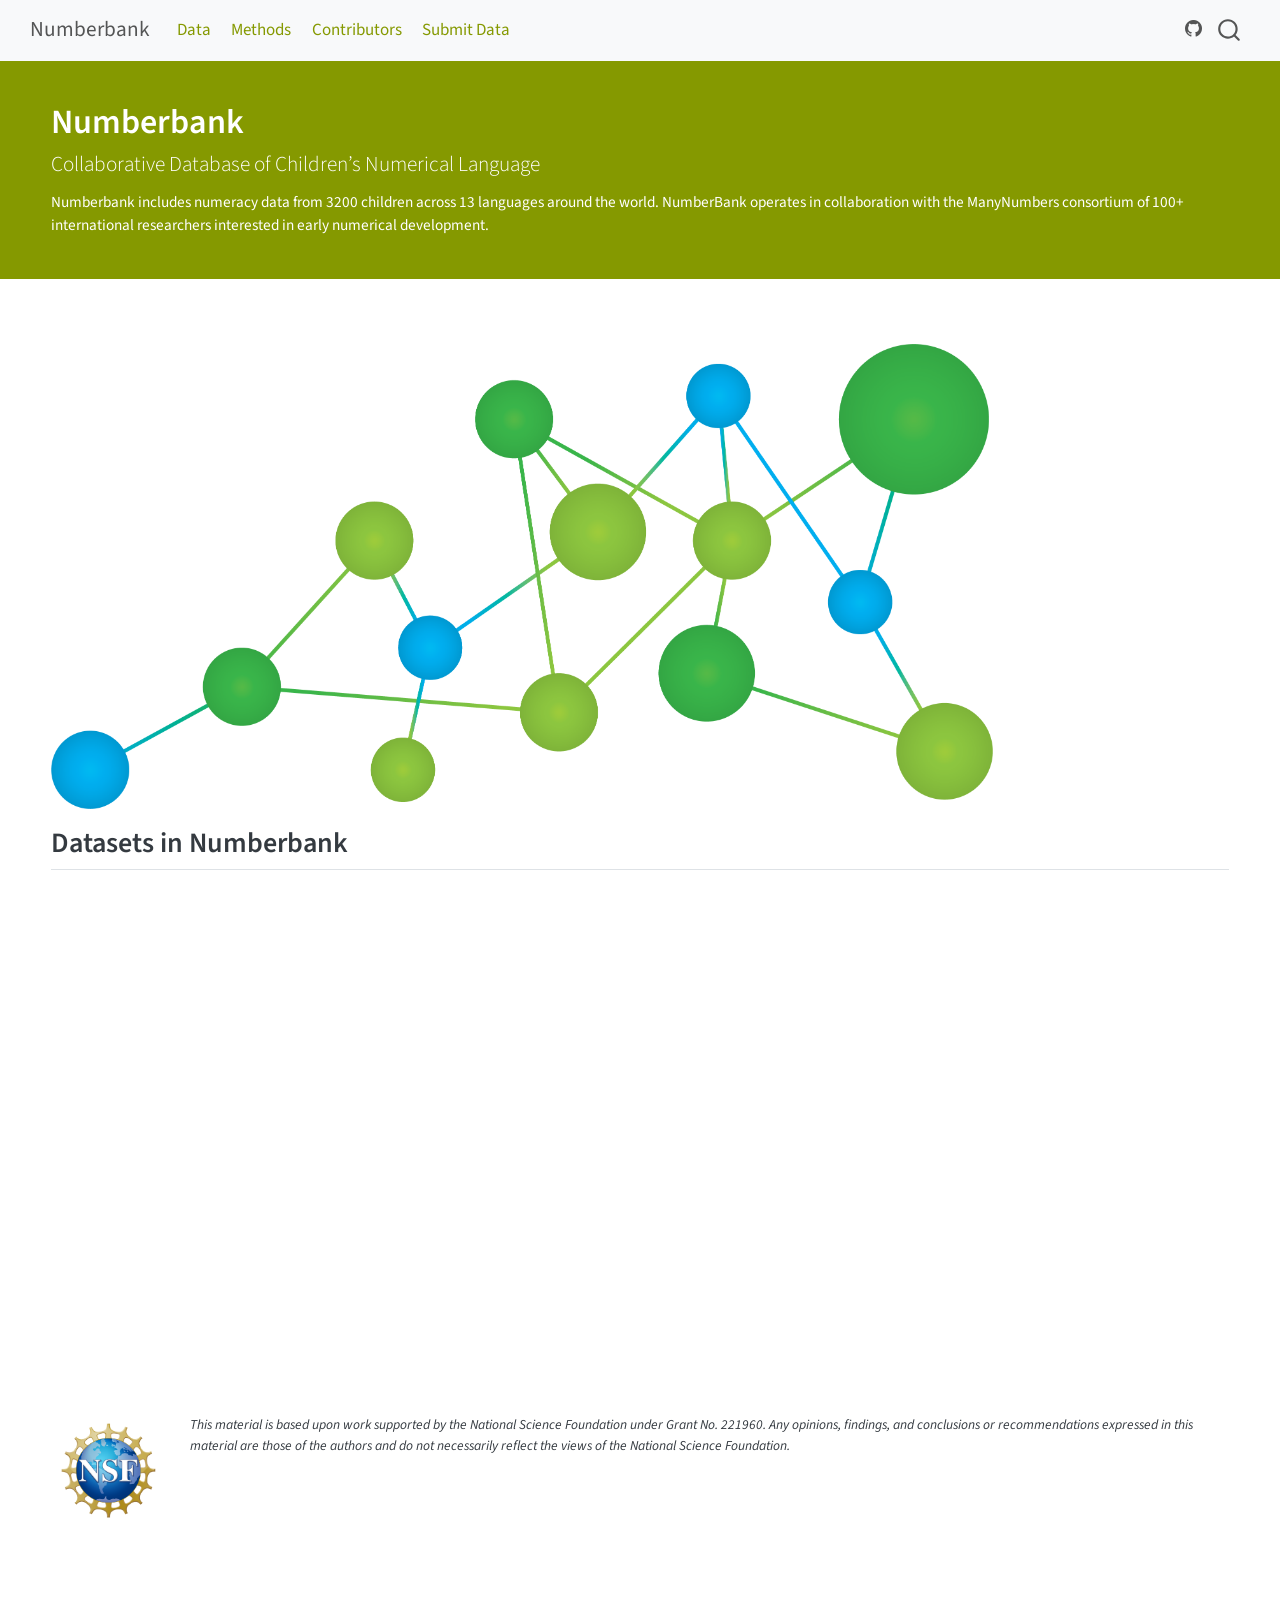
<file: index.html>
<!DOCTYPE html>
<html xmlns="http://www.w3.org/1999/xhtml" lang="en" xml:lang="en"><head>

<meta charset="utf-8">
<meta name="generator" content="quarto-1.5.57">

<meta name="viewport" content="width=device-width, initial-scale=1.0, user-scalable=yes">

<meta name="description" content="Numberbank includes numeracy data from 3200 children across 13 languages around the world. NumberBank operates in collaboration with the ManyNumbers consortium of 100+ international researchers interested in early numerical development.">

<title>Numberbank</title>
<style>
code{white-space: pre-wrap;}
span.smallcaps{font-variant: small-caps;}
div.columns{display: flex; gap: min(4vw, 1.5em);}
div.column{flex: auto; overflow-x: auto;}
div.hanging-indent{margin-left: 1.5em; text-indent: -1.5em;}
ul.task-list{list-style: none;}
ul.task-list li input[type="checkbox"] {
  width: 0.8em;
  margin: 0 0.8em 0.2em -1em; /* quarto-specific, see https://github.com/quarto-dev/quarto-cli/issues/4556 */ 
  vertical-align: middle;
}
</style>


<script src="site_libs/quarto-nav/quarto-nav.js"></script>
<script src="site_libs/quarto-nav/headroom.min.js"></script>
<script src="site_libs/clipboard/clipboard.min.js"></script>
<script src="site_libs/quarto-search/autocomplete.umd.js"></script>
<script src="site_libs/quarto-search/fuse.min.js"></script>
<script src="site_libs/quarto-search/quarto-search.js"></script>
<meta name="quarto:offset" content="./">
<script src="site_libs/quarto-html/quarto.js"></script>
<script src="site_libs/quarto-html/popper.min.js"></script>
<script src="site_libs/quarto-html/tippy.umd.min.js"></script>
<script src="site_libs/quarto-html/anchor.min.js"></script>
<link href="site_libs/quarto-html/tippy.css" rel="stylesheet">
<link href="site_libs/quarto-html/quarto-syntax-highlighting.css" rel="stylesheet" id="quarto-text-highlighting-styles">
<script src="site_libs/bootstrap/bootstrap.min.js"></script>
<link href="site_libs/bootstrap/bootstrap-icons.css" rel="stylesheet">
<link href="site_libs/bootstrap/bootstrap.min.css" rel="stylesheet" id="quarto-bootstrap" data-mode="light">
<script id="quarto-search-options" type="application/json">{
  "location": "navbar",
  "copy-button": false,
  "collapse-after": 3,
  "panel-placement": "end",
  "type": "overlay",
  "limit": 50,
  "keyboard-shortcut": [
    "f",
    "/",
    "s"
  ],
  "show-item-context": false,
  "language": {
    "search-no-results-text": "No results",
    "search-matching-documents-text": "matching documents",
    "search-copy-link-title": "Copy link to search",
    "search-hide-matches-text": "Hide additional matches",
    "search-more-match-text": "more match in this document",
    "search-more-matches-text": "more matches in this document",
    "search-clear-button-title": "Clear",
    "search-text-placeholder": "",
    "search-detached-cancel-button-title": "Cancel",
    "search-submit-button-title": "Submit",
    "search-label": "Search"
  }
}</script>
<style>

      .quarto-title-block .quarto-title-banner h1,
      .quarto-title-block .quarto-title-banner h2,
      .quarto-title-block .quarto-title-banner h3,
      .quarto-title-block .quarto-title-banner h4,
      .quarto-title-block .quarto-title-banner h5,
      .quarto-title-block .quarto-title-banner h6
      {
        color: white;
      }

      .quarto-title-block .quarto-title-banner {
        color: white;
background: #859900;
      }
</style>


</head>

<body class="nav-fixed fullcontent">

<div id="quarto-search-results"></div>
  <header id="quarto-header" class="headroom fixed-top quarto-banner">
    <nav class="navbar navbar-expand-lg " data-bs-theme="dark">
      <div class="navbar-container container-fluid">
      <div class="navbar-brand-container mx-auto">
    <a class="navbar-brand" href="./index.html">
    <span class="navbar-title">Numberbank</span>
    </a>
  </div>
            <div id="quarto-search" class="" title="Search"></div>
          <button class="navbar-toggler" type="button" data-bs-toggle="collapse" data-bs-target="#navbarCollapse" aria-controls="navbarCollapse" role="menu" aria-expanded="false" aria-label="Toggle navigation" onclick="if (window.quartoToggleHeadroom) { window.quartoToggleHeadroom(); }">
  <span class="navbar-toggler-icon"></span>
</button>
          <div class="collapse navbar-collapse" id="navbarCollapse">
            <ul class="navbar-nav navbar-nav-scroll me-auto">
  <li class="nav-item">
    <a class="nav-link" href="./data.html"> 
<span class="menu-text">Data</span></a>
  </li>  
  <li class="nav-item">
    <a class="nav-link" href="./methods.html"> 
<span class="menu-text">Methods</span></a>
  </li>  
  <li class="nav-item">
    <a class="nav-link" href="./contributors.html"> 
<span class="menu-text">Contributors</span></a>
  </li>  
  <li class="nav-item">
    <a class="nav-link" href="./submit.html"> 
<span class="menu-text">Submit Data</span></a>
  </li>  
</ul>
          </div> <!-- /navcollapse -->
            <div class="quarto-navbar-tools">
    <a href="https://github.com/langcog/numberbank" title="" class="quarto-navigation-tool px-1" aria-label=""><i class="bi bi-github"></i></a>
</div>
      </div> <!-- /container-fluid -->
    </nav>
</header>
<!-- content -->
<header id="title-block-header" class="quarto-title-block default page-columns page-full">
  <div class="quarto-title-banner page-columns page-full">
    <div class="quarto-title column-body">
      <h1 class="title">Numberbank</h1>
            <p class="subtitle lead">Collaborative Database of Children’s Numerical Language</p>
                  <div>
        <div class="description">
          <p>Numberbank includes numeracy data from 3200 children across 13 languages around the world. NumberBank operates in collaboration with the ManyNumbers consortium of 100+ international researchers interested in early numerical development.</p>
        </div>
      </div>
                </div>
  </div>
    
  
  <div class="quarto-title-meta">

      
    
      
    </div>
    
  
  </header><div id="quarto-content" class="quarto-container page-columns page-rows-contents page-layout-article page-navbar">
<!-- sidebar -->
<!-- margin-sidebar -->
    
<!-- main -->
<main class="content quarto-banner-title-block" id="quarto-document-content">





<p><img src="img/dotsLogoStatic.png" class="img-fluid" style="width:80.0%"></p>
<section id="datasets-in-numberbank" class="level2">
<h2 class="anchored" data-anchor-id="datasets-in-numberbank">Datasets in Numberbank</h2>
<iframe width="800" height="500" allowfullscreen="" src="https://redivis.com/embed/tables/1h35-30xjk0569#cells" style="border:0;">
</iframe>
<div>

</div>
<div class="quarto-layout-panel" data-layout="[ 10, 90 ]">
<div class="quarto-layout-row">
<div class="quarto-layout-cell" style="flex-basis: 10.0%;justify-content: center;">
<p><img src="img/nsf_logo.png" class="img-fluid"></p>
</div>
<div class="disclaimer quarto-layout-cell" style="flex-basis: 90.0%;justify-content: flex-start;">
<p>This material is based upon work supported by the National Science Foundation under Grant No.&nbsp;221960. Any opinions, findings, and conclusions or recommendations expressed in this material are those of the authors and do not necessarily reflect the views of the National Science Foundation.</p>
</div>
</div>
</div>


</section>

</main> <!-- /main -->
<script id="quarto-html-after-body" type="application/javascript">
window.document.addEventListener("DOMContentLoaded", function (event) {
  const toggleBodyColorMode = (bsSheetEl) => {
    const mode = bsSheetEl.getAttribute("data-mode");
    const bodyEl = window.document.querySelector("body");
    if (mode === "dark") {
      bodyEl.classList.add("quarto-dark");
      bodyEl.classList.remove("quarto-light");
    } else {
      bodyEl.classList.add("quarto-light");
      bodyEl.classList.remove("quarto-dark");
    }
  }
  const toggleBodyColorPrimary = () => {
    const bsSheetEl = window.document.querySelector("link#quarto-bootstrap");
    if (bsSheetEl) {
      toggleBodyColorMode(bsSheetEl);
    }
  }
  toggleBodyColorPrimary();  
  const icon = "";
  const anchorJS = new window.AnchorJS();
  anchorJS.options = {
    placement: 'right',
    icon: icon
  };
  anchorJS.add('.anchored');
  const isCodeAnnotation = (el) => {
    for (const clz of el.classList) {
      if (clz.startsWith('code-annotation-')) {                     
        return true;
      }
    }
    return false;
  }
  const onCopySuccess = function(e) {
    // button target
    const button = e.trigger;
    // don't keep focus
    button.blur();
    // flash "checked"
    button.classList.add('code-copy-button-checked');
    var currentTitle = button.getAttribute("title");
    button.setAttribute("title", "Copied!");
    let tooltip;
    if (window.bootstrap) {
      button.setAttribute("data-bs-toggle", "tooltip");
      button.setAttribute("data-bs-placement", "left");
      button.setAttribute("data-bs-title", "Copied!");
      tooltip = new bootstrap.Tooltip(button, 
        { trigger: "manual", 
          customClass: "code-copy-button-tooltip",
          offset: [0, -8]});
      tooltip.show();    
    }
    setTimeout(function() {
      if (tooltip) {
        tooltip.hide();
        button.removeAttribute("data-bs-title");
        button.removeAttribute("data-bs-toggle");
        button.removeAttribute("data-bs-placement");
      }
      button.setAttribute("title", currentTitle);
      button.classList.remove('code-copy-button-checked');
    }, 1000);
    // clear code selection
    e.clearSelection();
  }
  const getTextToCopy = function(trigger) {
      const codeEl = trigger.previousElementSibling.cloneNode(true);
      for (const childEl of codeEl.children) {
        if (isCodeAnnotation(childEl)) {
          childEl.remove();
        }
      }
      return codeEl.innerText;
  }
  const clipboard = new window.ClipboardJS('.code-copy-button:not([data-in-quarto-modal])', {
    text: getTextToCopy
  });
  clipboard.on('success', onCopySuccess);
  if (window.document.getElementById('quarto-embedded-source-code-modal')) {
    // For code content inside modals, clipBoardJS needs to be initialized with a container option
    // TODO: Check when it could be a function (https://github.com/zenorocha/clipboard.js/issues/860)
    const clipboardModal = new window.ClipboardJS('.code-copy-button[data-in-quarto-modal]', {
      text: getTextToCopy,
      container: window.document.getElementById('quarto-embedded-source-code-modal')
    });
    clipboardModal.on('success', onCopySuccess);
  }
    var localhostRegex = new RegExp(/^(?:http|https):\/\/localhost\:?[0-9]*\//);
    var mailtoRegex = new RegExp(/^mailto:/);
      var filterRegex = new RegExp('/' + window.location.host + '/');
    var isInternal = (href) => {
        return filterRegex.test(href) || localhostRegex.test(href) || mailtoRegex.test(href);
    }
    // Inspect non-navigation links and adorn them if external
 	var links = window.document.querySelectorAll('a[href]:not(.nav-link):not(.navbar-brand):not(.toc-action):not(.sidebar-link):not(.sidebar-item-toggle):not(.pagination-link):not(.no-external):not([aria-hidden]):not(.dropdown-item):not(.quarto-navigation-tool):not(.about-link)');
    for (var i=0; i<links.length; i++) {
      const link = links[i];
      if (!isInternal(link.href)) {
        // undo the damage that might have been done by quarto-nav.js in the case of
        // links that we want to consider external
        if (link.dataset.originalHref !== undefined) {
          link.href = link.dataset.originalHref;
        }
      }
    }
  function tippyHover(el, contentFn, onTriggerFn, onUntriggerFn) {
    const config = {
      allowHTML: true,
      maxWidth: 500,
      delay: 100,
      arrow: false,
      appendTo: function(el) {
          return el.parentElement;
      },
      interactive: true,
      interactiveBorder: 10,
      theme: 'quarto',
      placement: 'bottom-start',
    };
    if (contentFn) {
      config.content = contentFn;
    }
    if (onTriggerFn) {
      config.onTrigger = onTriggerFn;
    }
    if (onUntriggerFn) {
      config.onUntrigger = onUntriggerFn;
    }
    window.tippy(el, config); 
  }
  const noterefs = window.document.querySelectorAll('a[role="doc-noteref"]');
  for (var i=0; i<noterefs.length; i++) {
    const ref = noterefs[i];
    tippyHover(ref, function() {
      // use id or data attribute instead here
      let href = ref.getAttribute('data-footnote-href') || ref.getAttribute('href');
      try { href = new URL(href).hash; } catch {}
      const id = href.replace(/^#\/?/, "");
      const note = window.document.getElementById(id);
      if (note) {
        return note.innerHTML;
      } else {
        return "";
      }
    });
  }
  const xrefs = window.document.querySelectorAll('a.quarto-xref');
  const processXRef = (id, note) => {
    // Strip column container classes
    const stripColumnClz = (el) => {
      el.classList.remove("page-full", "page-columns");
      if (el.children) {
        for (const child of el.children) {
          stripColumnClz(child);
        }
      }
    }
    stripColumnClz(note)
    if (id === null || id.startsWith('sec-')) {
      // Special case sections, only their first couple elements
      const container = document.createElement("div");
      if (note.children && note.children.length > 2) {
        container.appendChild(note.children[0].cloneNode(true));
        for (let i = 1; i < note.children.length; i++) {
          const child = note.children[i];
          if (child.tagName === "P" && child.innerText === "") {
            continue;
          } else {
            container.appendChild(child.cloneNode(true));
            break;
          }
        }
        if (window.Quarto?.typesetMath) {
          window.Quarto.typesetMath(container);
        }
        return container.innerHTML
      } else {
        if (window.Quarto?.typesetMath) {
          window.Quarto.typesetMath(note);
        }
        return note.innerHTML;
      }
    } else {
      // Remove any anchor links if they are present
      const anchorLink = note.querySelector('a.anchorjs-link');
      if (anchorLink) {
        anchorLink.remove();
      }
      if (window.Quarto?.typesetMath) {
        window.Quarto.typesetMath(note);
      }
      // TODO in 1.5, we should make sure this works without a callout special case
      if (note.classList.contains("callout")) {
        return note.outerHTML;
      } else {
        return note.innerHTML;
      }
    }
  }
  for (var i=0; i<xrefs.length; i++) {
    const xref = xrefs[i];
    tippyHover(xref, undefined, function(instance) {
      instance.disable();
      let url = xref.getAttribute('href');
      let hash = undefined; 
      if (url.startsWith('#')) {
        hash = url;
      } else {
        try { hash = new URL(url).hash; } catch {}
      }
      if (hash) {
        const id = hash.replace(/^#\/?/, "");
        const note = window.document.getElementById(id);
        if (note !== null) {
          try {
            const html = processXRef(id, note.cloneNode(true));
            instance.setContent(html);
          } finally {
            instance.enable();
            instance.show();
          }
        } else {
          // See if we can fetch this
          fetch(url.split('#')[0])
          .then(res => res.text())
          .then(html => {
            const parser = new DOMParser();
            const htmlDoc = parser.parseFromString(html, "text/html");
            const note = htmlDoc.getElementById(id);
            if (note !== null) {
              const html = processXRef(id, note);
              instance.setContent(html);
            } 
          }).finally(() => {
            instance.enable();
            instance.show();
          });
        }
      } else {
        // See if we can fetch a full url (with no hash to target)
        // This is a special case and we should probably do some content thinning / targeting
        fetch(url)
        .then(res => res.text())
        .then(html => {
          const parser = new DOMParser();
          const htmlDoc = parser.parseFromString(html, "text/html");
          const note = htmlDoc.querySelector('main.content');
          if (note !== null) {
            // This should only happen for chapter cross references
            // (since there is no id in the URL)
            // remove the first header
            if (note.children.length > 0 && note.children[0].tagName === "HEADER") {
              note.children[0].remove();
            }
            const html = processXRef(null, note);
            instance.setContent(html);
          } 
        }).finally(() => {
          instance.enable();
          instance.show();
        });
      }
    }, function(instance) {
    });
  }
      let selectedAnnoteEl;
      const selectorForAnnotation = ( cell, annotation) => {
        let cellAttr = 'data-code-cell="' + cell + '"';
        let lineAttr = 'data-code-annotation="' +  annotation + '"';
        const selector = 'span[' + cellAttr + '][' + lineAttr + ']';
        return selector;
      }
      const selectCodeLines = (annoteEl) => {
        const doc = window.document;
        const targetCell = annoteEl.getAttribute("data-target-cell");
        const targetAnnotation = annoteEl.getAttribute("data-target-annotation");
        const annoteSpan = window.document.querySelector(selectorForAnnotation(targetCell, targetAnnotation));
        const lines = annoteSpan.getAttribute("data-code-lines").split(",");
        const lineIds = lines.map((line) => {
          return targetCell + "-" + line;
        })
        let top = null;
        let height = null;
        let parent = null;
        if (lineIds.length > 0) {
            //compute the position of the single el (top and bottom and make a div)
            const el = window.document.getElementById(lineIds[0]);
            top = el.offsetTop;
            height = el.offsetHeight;
            parent = el.parentElement.parentElement;
          if (lineIds.length > 1) {
            const lastEl = window.document.getElementById(lineIds[lineIds.length - 1]);
            const bottom = lastEl.offsetTop + lastEl.offsetHeight;
            height = bottom - top;
          }
          if (top !== null && height !== null && parent !== null) {
            // cook up a div (if necessary) and position it 
            let div = window.document.getElementById("code-annotation-line-highlight");
            if (div === null) {
              div = window.document.createElement("div");
              div.setAttribute("id", "code-annotation-line-highlight");
              div.style.position = 'absolute';
              parent.appendChild(div);
            }
            div.style.top = top - 2 + "px";
            div.style.height = height + 4 + "px";
            div.style.left = 0;
            let gutterDiv = window.document.getElementById("code-annotation-line-highlight-gutter");
            if (gutterDiv === null) {
              gutterDiv = window.document.createElement("div");
              gutterDiv.setAttribute("id", "code-annotation-line-highlight-gutter");
              gutterDiv.style.position = 'absolute';
              const codeCell = window.document.getElementById(targetCell);
              const gutter = codeCell.querySelector('.code-annotation-gutter');
              gutter.appendChild(gutterDiv);
            }
            gutterDiv.style.top = top - 2 + "px";
            gutterDiv.style.height = height + 4 + "px";
          }
          selectedAnnoteEl = annoteEl;
        }
      };
      const unselectCodeLines = () => {
        const elementsIds = ["code-annotation-line-highlight", "code-annotation-line-highlight-gutter"];
        elementsIds.forEach((elId) => {
          const div = window.document.getElementById(elId);
          if (div) {
            div.remove();
          }
        });
        selectedAnnoteEl = undefined;
      };
        // Handle positioning of the toggle
    window.addEventListener(
      "resize",
      throttle(() => {
        elRect = undefined;
        if (selectedAnnoteEl) {
          selectCodeLines(selectedAnnoteEl);
        }
      }, 10)
    );
    function throttle(fn, ms) {
    let throttle = false;
    let timer;
      return (...args) => {
        if(!throttle) { // first call gets through
            fn.apply(this, args);
            throttle = true;
        } else { // all the others get throttled
            if(timer) clearTimeout(timer); // cancel #2
            timer = setTimeout(() => {
              fn.apply(this, args);
              timer = throttle = false;
            }, ms);
        }
      };
    }
      // Attach click handler to the DT
      const annoteDls = window.document.querySelectorAll('dt[data-target-cell]');
      for (const annoteDlNode of annoteDls) {
        annoteDlNode.addEventListener('click', (event) => {
          const clickedEl = event.target;
          if (clickedEl !== selectedAnnoteEl) {
            unselectCodeLines();
            const activeEl = window.document.querySelector('dt[data-target-cell].code-annotation-active');
            if (activeEl) {
              activeEl.classList.remove('code-annotation-active');
            }
            selectCodeLines(clickedEl);
            clickedEl.classList.add('code-annotation-active');
          } else {
            // Unselect the line
            unselectCodeLines();
            clickedEl.classList.remove('code-annotation-active');
          }
        });
      }
  const findCites = (el) => {
    const parentEl = el.parentElement;
    if (parentEl) {
      const cites = parentEl.dataset.cites;
      if (cites) {
        return {
          el,
          cites: cites.split(' ')
        };
      } else {
        return findCites(el.parentElement)
      }
    } else {
      return undefined;
    }
  };
  var bibliorefs = window.document.querySelectorAll('a[role="doc-biblioref"]');
  for (var i=0; i<bibliorefs.length; i++) {
    const ref = bibliorefs[i];
    const citeInfo = findCites(ref);
    if (citeInfo) {
      tippyHover(citeInfo.el, function() {
        var popup = window.document.createElement('div');
        citeInfo.cites.forEach(function(cite) {
          var citeDiv = window.document.createElement('div');
          citeDiv.classList.add('hanging-indent');
          citeDiv.classList.add('csl-entry');
          var biblioDiv = window.document.getElementById('ref-' + cite);
          if (biblioDiv) {
            citeDiv.innerHTML = biblioDiv.innerHTML;
          }
          popup.appendChild(citeDiv);
        });
        return popup.innerHTML;
      });
    }
  }
});
</script>
</div> <!-- /content -->




</body></html>
</file>
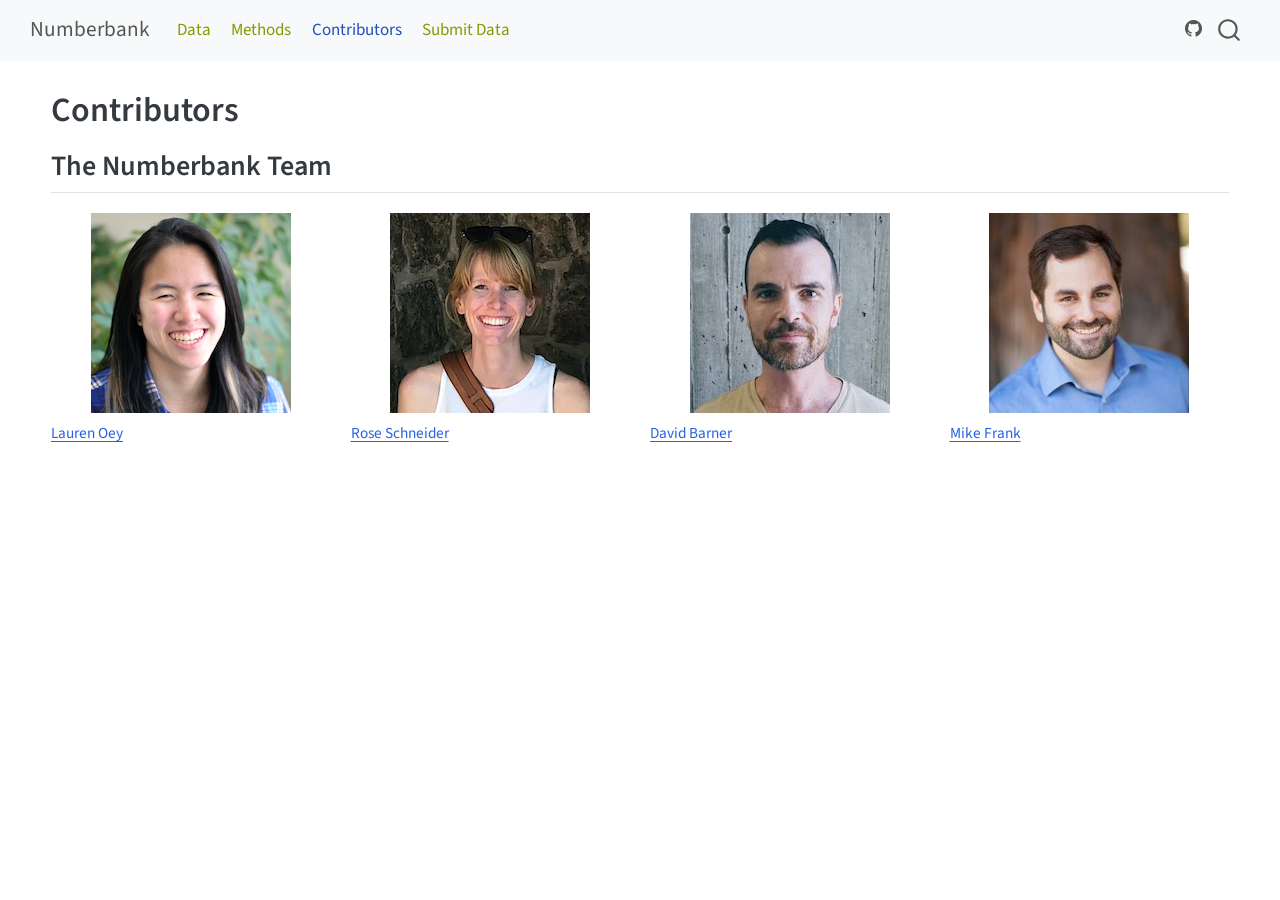
<file: contributors.html>
<!DOCTYPE html>
<html xmlns="http://www.w3.org/1999/xhtml" lang="en" xml:lang="en"><head>

<meta charset="utf-8">
<meta name="generator" content="quarto-1.5.57">

<meta name="viewport" content="width=device-width, initial-scale=1.0, user-scalable=yes">


<title>Contributors – Numberbank</title>
<style>
code{white-space: pre-wrap;}
span.smallcaps{font-variant: small-caps;}
div.columns{display: flex; gap: min(4vw, 1.5em);}
div.column{flex: auto; overflow-x: auto;}
div.hanging-indent{margin-left: 1.5em; text-indent: -1.5em;}
ul.task-list{list-style: none;}
ul.task-list li input[type="checkbox"] {
  width: 0.8em;
  margin: 0 0.8em 0.2em -1em; /* quarto-specific, see https://github.com/quarto-dev/quarto-cli/issues/4556 */ 
  vertical-align: middle;
}
</style>


<script src="site_libs/quarto-nav/quarto-nav.js"></script>
<script src="site_libs/quarto-nav/headroom.min.js"></script>
<script src="site_libs/clipboard/clipboard.min.js"></script>
<script src="site_libs/quarto-search/autocomplete.umd.js"></script>
<script src="site_libs/quarto-search/fuse.min.js"></script>
<script src="site_libs/quarto-search/quarto-search.js"></script>
<meta name="quarto:offset" content="./">
<script src="site_libs/quarto-html/quarto.js"></script>
<script src="site_libs/quarto-html/popper.min.js"></script>
<script src="site_libs/quarto-html/tippy.umd.min.js"></script>
<script src="site_libs/quarto-html/anchor.min.js"></script>
<link href="site_libs/quarto-html/tippy.css" rel="stylesheet">
<link href="site_libs/quarto-html/quarto-syntax-highlighting.css" rel="stylesheet" id="quarto-text-highlighting-styles">
<script src="site_libs/bootstrap/bootstrap.min.js"></script>
<link href="site_libs/bootstrap/bootstrap-icons.css" rel="stylesheet">
<link href="site_libs/bootstrap/bootstrap.min.css" rel="stylesheet" id="quarto-bootstrap" data-mode="light">
<script id="quarto-search-options" type="application/json">{
  "location": "navbar",
  "copy-button": false,
  "collapse-after": 3,
  "panel-placement": "end",
  "type": "overlay",
  "limit": 50,
  "keyboard-shortcut": [
    "f",
    "/",
    "s"
  ],
  "show-item-context": false,
  "language": {
    "search-no-results-text": "No results",
    "search-matching-documents-text": "matching documents",
    "search-copy-link-title": "Copy link to search",
    "search-hide-matches-text": "Hide additional matches",
    "search-more-match-text": "more match in this document",
    "search-more-matches-text": "more matches in this document",
    "search-clear-button-title": "Clear",
    "search-text-placeholder": "",
    "search-detached-cancel-button-title": "Cancel",
    "search-submit-button-title": "Submit",
    "search-label": "Search"
  }
}</script>


</head>

<body class="nav-fixed fullcontent">

<div id="quarto-search-results"></div>
  <header id="quarto-header" class="headroom fixed-top">
    <nav class="navbar navbar-expand-lg " data-bs-theme="dark">
      <div class="navbar-container container-fluid">
      <div class="navbar-brand-container mx-auto">
    <a class="navbar-brand" href="./index.html">
    <span class="navbar-title">Numberbank</span>
    </a>
  </div>
            <div id="quarto-search" class="" title="Search"></div>
          <button class="navbar-toggler" type="button" data-bs-toggle="collapse" data-bs-target="#navbarCollapse" aria-controls="navbarCollapse" role="menu" aria-expanded="false" aria-label="Toggle navigation" onclick="if (window.quartoToggleHeadroom) { window.quartoToggleHeadroom(); }">
  <span class="navbar-toggler-icon"></span>
</button>
          <div class="collapse navbar-collapse" id="navbarCollapse">
            <ul class="navbar-nav navbar-nav-scroll me-auto">
  <li class="nav-item">
    <a class="nav-link" href="./data.html"> 
<span class="menu-text">Data</span></a>
  </li>  
  <li class="nav-item">
    <a class="nav-link" href="./methods.html"> 
<span class="menu-text">Methods</span></a>
  </li>  
  <li class="nav-item">
    <a class="nav-link active" href="./contributors.html" aria-current="page"> 
<span class="menu-text">Contributors</span></a>
  </li>  
  <li class="nav-item">
    <a class="nav-link" href="./submit.html"> 
<span class="menu-text">Submit Data</span></a>
  </li>  
</ul>
          </div> <!-- /navcollapse -->
            <div class="quarto-navbar-tools">
    <a href="https://github.com/langcog/numberbank" title="" class="quarto-navigation-tool px-1" aria-label=""><i class="bi bi-github"></i></a>
</div>
      </div> <!-- /container-fluid -->
    </nav>
</header>
<!-- content -->
<div id="quarto-content" class="quarto-container page-columns page-rows-contents page-layout-article page-navbar">
<!-- sidebar -->
<!-- margin-sidebar -->
    
<!-- main -->
<main class="content" id="quarto-document-content">

<header id="title-block-header" class="quarto-title-block default">
<div class="quarto-title">
<h1 class="title">Contributors</h1>
</div>



<div class="quarto-title-meta">

    
  
    
  </div>
  


</header>


<section id="the-numberbank-team" class="level2">
<h2 class="anchored" data-anchor-id="the-numberbank-team">The Numberbank Team</h2>
<div>

</div>
<div class="quarto-layout-panel" data-layout-ncol="4">
<div class="quarto-layout-row">
<div class="quarto-layout-cell" style="flex-basis: 25.0%;justify-content: flex-start;">
<div class="quarto-figure quarto-figure-center">
<figure class="figure">
<p><img src="img/oey.png" class="img-fluid figure-img"></p>
<figcaption><a href="https://la-oey.github.io">Lauren Oey</a></figcaption>
</figure>
</div>
</div>
<div class="quarto-layout-cell" style="flex-basis: 25.0%;justify-content: flex-start;">
<div class="quarto-figure quarto-figure-center">
<figure class="figure">
<p><img src="img/schneider.jpeg" class="img-fluid figure-img"></p>
<figcaption><a href="https://rosemschneider.github.io">Rose Schneider</a></figcaption>
</figure>
</div>
</div>
<div class="quarto-layout-cell" style="flex-basis: 25.0%;justify-content: flex-start;">
<div class="quarto-figure quarto-figure-center">
<figure class="figure">
<p><img src="img/barner.jpeg" class="img-fluid figure-img"></p>
<figcaption><a href="https://www.ladlab.com/barner">David Barner</a></figcaption>
</figure>
</div>
</div>
<div class="quarto-layout-cell" style="flex-basis: 25.0%;justify-content: flex-start;">
<div class="quarto-figure quarto-figure-center">
<figure class="figure">
<p><img src="img/mike.jpg" class="img-fluid figure-img"></p>
<figcaption><a href="https://web.stanford.edu/~mcfrank">Mike Frank</a></figcaption>
</figure>
</div>
</div>
</div>
</div>


</section>

</main> <!-- /main -->
<script id="quarto-html-after-body" type="application/javascript">
window.document.addEventListener("DOMContentLoaded", function (event) {
  const toggleBodyColorMode = (bsSheetEl) => {
    const mode = bsSheetEl.getAttribute("data-mode");
    const bodyEl = window.document.querySelector("body");
    if (mode === "dark") {
      bodyEl.classList.add("quarto-dark");
      bodyEl.classList.remove("quarto-light");
    } else {
      bodyEl.classList.add("quarto-light");
      bodyEl.classList.remove("quarto-dark");
    }
  }
  const toggleBodyColorPrimary = () => {
    const bsSheetEl = window.document.querySelector("link#quarto-bootstrap");
    if (bsSheetEl) {
      toggleBodyColorMode(bsSheetEl);
    }
  }
  toggleBodyColorPrimary();  
  const icon = "";
  const anchorJS = new window.AnchorJS();
  anchorJS.options = {
    placement: 'right',
    icon: icon
  };
  anchorJS.add('.anchored');
  const isCodeAnnotation = (el) => {
    for (const clz of el.classList) {
      if (clz.startsWith('code-annotation-')) {                     
        return true;
      }
    }
    return false;
  }
  const onCopySuccess = function(e) {
    // button target
    const button = e.trigger;
    // don't keep focus
    button.blur();
    // flash "checked"
    button.classList.add('code-copy-button-checked');
    var currentTitle = button.getAttribute("title");
    button.setAttribute("title", "Copied!");
    let tooltip;
    if (window.bootstrap) {
      button.setAttribute("data-bs-toggle", "tooltip");
      button.setAttribute("data-bs-placement", "left");
      button.setAttribute("data-bs-title", "Copied!");
      tooltip = new bootstrap.Tooltip(button, 
        { trigger: "manual", 
          customClass: "code-copy-button-tooltip",
          offset: [0, -8]});
      tooltip.show();    
    }
    setTimeout(function() {
      if (tooltip) {
        tooltip.hide();
        button.removeAttribute("data-bs-title");
        button.removeAttribute("data-bs-toggle");
        button.removeAttribute("data-bs-placement");
      }
      button.setAttribute("title", currentTitle);
      button.classList.remove('code-copy-button-checked');
    }, 1000);
    // clear code selection
    e.clearSelection();
  }
  const getTextToCopy = function(trigger) {
      const codeEl = trigger.previousElementSibling.cloneNode(true);
      for (const childEl of codeEl.children) {
        if (isCodeAnnotation(childEl)) {
          childEl.remove();
        }
      }
      return codeEl.innerText;
  }
  const clipboard = new window.ClipboardJS('.code-copy-button:not([data-in-quarto-modal])', {
    text: getTextToCopy
  });
  clipboard.on('success', onCopySuccess);
  if (window.document.getElementById('quarto-embedded-source-code-modal')) {
    // For code content inside modals, clipBoardJS needs to be initialized with a container option
    // TODO: Check when it could be a function (https://github.com/zenorocha/clipboard.js/issues/860)
    const clipboardModal = new window.ClipboardJS('.code-copy-button[data-in-quarto-modal]', {
      text: getTextToCopy,
      container: window.document.getElementById('quarto-embedded-source-code-modal')
    });
    clipboardModal.on('success', onCopySuccess);
  }
    var localhostRegex = new RegExp(/^(?:http|https):\/\/localhost\:?[0-9]*\//);
    var mailtoRegex = new RegExp(/^mailto:/);
      var filterRegex = new RegExp('/' + window.location.host + '/');
    var isInternal = (href) => {
        return filterRegex.test(href) || localhostRegex.test(href) || mailtoRegex.test(href);
    }
    // Inspect non-navigation links and adorn them if external
 	var links = window.document.querySelectorAll('a[href]:not(.nav-link):not(.navbar-brand):not(.toc-action):not(.sidebar-link):not(.sidebar-item-toggle):not(.pagination-link):not(.no-external):not([aria-hidden]):not(.dropdown-item):not(.quarto-navigation-tool):not(.about-link)');
    for (var i=0; i<links.length; i++) {
      const link = links[i];
      if (!isInternal(link.href)) {
        // undo the damage that might have been done by quarto-nav.js in the case of
        // links that we want to consider external
        if (link.dataset.originalHref !== undefined) {
          link.href = link.dataset.originalHref;
        }
      }
    }
  function tippyHover(el, contentFn, onTriggerFn, onUntriggerFn) {
    const config = {
      allowHTML: true,
      maxWidth: 500,
      delay: 100,
      arrow: false,
      appendTo: function(el) {
          return el.parentElement;
      },
      interactive: true,
      interactiveBorder: 10,
      theme: 'quarto',
      placement: 'bottom-start',
    };
    if (contentFn) {
      config.content = contentFn;
    }
    if (onTriggerFn) {
      config.onTrigger = onTriggerFn;
    }
    if (onUntriggerFn) {
      config.onUntrigger = onUntriggerFn;
    }
    window.tippy(el, config); 
  }
  const noterefs = window.document.querySelectorAll('a[role="doc-noteref"]');
  for (var i=0; i<noterefs.length; i++) {
    const ref = noterefs[i];
    tippyHover(ref, function() {
      // use id or data attribute instead here
      let href = ref.getAttribute('data-footnote-href') || ref.getAttribute('href');
      try { href = new URL(href).hash; } catch {}
      const id = href.replace(/^#\/?/, "");
      const note = window.document.getElementById(id);
      if (note) {
        return note.innerHTML;
      } else {
        return "";
      }
    });
  }
  const xrefs = window.document.querySelectorAll('a.quarto-xref');
  const processXRef = (id, note) => {
    // Strip column container classes
    const stripColumnClz = (el) => {
      el.classList.remove("page-full", "page-columns");
      if (el.children) {
        for (const child of el.children) {
          stripColumnClz(child);
        }
      }
    }
    stripColumnClz(note)
    if (id === null || id.startsWith('sec-')) {
      // Special case sections, only their first couple elements
      const container = document.createElement("div");
      if (note.children && note.children.length > 2) {
        container.appendChild(note.children[0].cloneNode(true));
        for (let i = 1; i < note.children.length; i++) {
          const child = note.children[i];
          if (child.tagName === "P" && child.innerText === "") {
            continue;
          } else {
            container.appendChild(child.cloneNode(true));
            break;
          }
        }
        if (window.Quarto?.typesetMath) {
          window.Quarto.typesetMath(container);
        }
        return container.innerHTML
      } else {
        if (window.Quarto?.typesetMath) {
          window.Quarto.typesetMath(note);
        }
        return note.innerHTML;
      }
    } else {
      // Remove any anchor links if they are present
      const anchorLink = note.querySelector('a.anchorjs-link');
      if (anchorLink) {
        anchorLink.remove();
      }
      if (window.Quarto?.typesetMath) {
        window.Quarto.typesetMath(note);
      }
      // TODO in 1.5, we should make sure this works without a callout special case
      if (note.classList.contains("callout")) {
        return note.outerHTML;
      } else {
        return note.innerHTML;
      }
    }
  }
  for (var i=0; i<xrefs.length; i++) {
    const xref = xrefs[i];
    tippyHover(xref, undefined, function(instance) {
      instance.disable();
      let url = xref.getAttribute('href');
      let hash = undefined; 
      if (url.startsWith('#')) {
        hash = url;
      } else {
        try { hash = new URL(url).hash; } catch {}
      }
      if (hash) {
        const id = hash.replace(/^#\/?/, "");
        const note = window.document.getElementById(id);
        if (note !== null) {
          try {
            const html = processXRef(id, note.cloneNode(true));
            instance.setContent(html);
          } finally {
            instance.enable();
            instance.show();
          }
        } else {
          // See if we can fetch this
          fetch(url.split('#')[0])
          .then(res => res.text())
          .then(html => {
            const parser = new DOMParser();
            const htmlDoc = parser.parseFromString(html, "text/html");
            const note = htmlDoc.getElementById(id);
            if (note !== null) {
              const html = processXRef(id, note);
              instance.setContent(html);
            } 
          }).finally(() => {
            instance.enable();
            instance.show();
          });
        }
      } else {
        // See if we can fetch a full url (with no hash to target)
        // This is a special case and we should probably do some content thinning / targeting
        fetch(url)
        .then(res => res.text())
        .then(html => {
          const parser = new DOMParser();
          const htmlDoc = parser.parseFromString(html, "text/html");
          const note = htmlDoc.querySelector('main.content');
          if (note !== null) {
            // This should only happen for chapter cross references
            // (since there is no id in the URL)
            // remove the first header
            if (note.children.length > 0 && note.children[0].tagName === "HEADER") {
              note.children[0].remove();
            }
            const html = processXRef(null, note);
            instance.setContent(html);
          } 
        }).finally(() => {
          instance.enable();
          instance.show();
        });
      }
    }, function(instance) {
    });
  }
      let selectedAnnoteEl;
      const selectorForAnnotation = ( cell, annotation) => {
        let cellAttr = 'data-code-cell="' + cell + '"';
        let lineAttr = 'data-code-annotation="' +  annotation + '"';
        const selector = 'span[' + cellAttr + '][' + lineAttr + ']';
        return selector;
      }
      const selectCodeLines = (annoteEl) => {
        const doc = window.document;
        const targetCell = annoteEl.getAttribute("data-target-cell");
        const targetAnnotation = annoteEl.getAttribute("data-target-annotation");
        const annoteSpan = window.document.querySelector(selectorForAnnotation(targetCell, targetAnnotation));
        const lines = annoteSpan.getAttribute("data-code-lines").split(",");
        const lineIds = lines.map((line) => {
          return targetCell + "-" + line;
        })
        let top = null;
        let height = null;
        let parent = null;
        if (lineIds.length > 0) {
            //compute the position of the single el (top and bottom and make a div)
            const el = window.document.getElementById(lineIds[0]);
            top = el.offsetTop;
            height = el.offsetHeight;
            parent = el.parentElement.parentElement;
          if (lineIds.length > 1) {
            const lastEl = window.document.getElementById(lineIds[lineIds.length - 1]);
            const bottom = lastEl.offsetTop + lastEl.offsetHeight;
            height = bottom - top;
          }
          if (top !== null && height !== null && parent !== null) {
            // cook up a div (if necessary) and position it 
            let div = window.document.getElementById("code-annotation-line-highlight");
            if (div === null) {
              div = window.document.createElement("div");
              div.setAttribute("id", "code-annotation-line-highlight");
              div.style.position = 'absolute';
              parent.appendChild(div);
            }
            div.style.top = top - 2 + "px";
            div.style.height = height + 4 + "px";
            div.style.left = 0;
            let gutterDiv = window.document.getElementById("code-annotation-line-highlight-gutter");
            if (gutterDiv === null) {
              gutterDiv = window.document.createElement("div");
              gutterDiv.setAttribute("id", "code-annotation-line-highlight-gutter");
              gutterDiv.style.position = 'absolute';
              const codeCell = window.document.getElementById(targetCell);
              const gutter = codeCell.querySelector('.code-annotation-gutter');
              gutter.appendChild(gutterDiv);
            }
            gutterDiv.style.top = top - 2 + "px";
            gutterDiv.style.height = height + 4 + "px";
          }
          selectedAnnoteEl = annoteEl;
        }
      };
      const unselectCodeLines = () => {
        const elementsIds = ["code-annotation-line-highlight", "code-annotation-line-highlight-gutter"];
        elementsIds.forEach((elId) => {
          const div = window.document.getElementById(elId);
          if (div) {
            div.remove();
          }
        });
        selectedAnnoteEl = undefined;
      };
        // Handle positioning of the toggle
    window.addEventListener(
      "resize",
      throttle(() => {
        elRect = undefined;
        if (selectedAnnoteEl) {
          selectCodeLines(selectedAnnoteEl);
        }
      }, 10)
    );
    function throttle(fn, ms) {
    let throttle = false;
    let timer;
      return (...args) => {
        if(!throttle) { // first call gets through
            fn.apply(this, args);
            throttle = true;
        } else { // all the others get throttled
            if(timer) clearTimeout(timer); // cancel #2
            timer = setTimeout(() => {
              fn.apply(this, args);
              timer = throttle = false;
            }, ms);
        }
      };
    }
      // Attach click handler to the DT
      const annoteDls = window.document.querySelectorAll('dt[data-target-cell]');
      for (const annoteDlNode of annoteDls) {
        annoteDlNode.addEventListener('click', (event) => {
          const clickedEl = event.target;
          if (clickedEl !== selectedAnnoteEl) {
            unselectCodeLines();
            const activeEl = window.document.querySelector('dt[data-target-cell].code-annotation-active');
            if (activeEl) {
              activeEl.classList.remove('code-annotation-active');
            }
            selectCodeLines(clickedEl);
            clickedEl.classList.add('code-annotation-active');
          } else {
            // Unselect the line
            unselectCodeLines();
            clickedEl.classList.remove('code-annotation-active');
          }
        });
      }
  const findCites = (el) => {
    const parentEl = el.parentElement;
    if (parentEl) {
      const cites = parentEl.dataset.cites;
      if (cites) {
        return {
          el,
          cites: cites.split(' ')
        };
      } else {
        return findCites(el.parentElement)
      }
    } else {
      return undefined;
    }
  };
  var bibliorefs = window.document.querySelectorAll('a[role="doc-biblioref"]');
  for (var i=0; i<bibliorefs.length; i++) {
    const ref = bibliorefs[i];
    const citeInfo = findCites(ref);
    if (citeInfo) {
      tippyHover(citeInfo.el, function() {
        var popup = window.document.createElement('div');
        citeInfo.cites.forEach(function(cite) {
          var citeDiv = window.document.createElement('div');
          citeDiv.classList.add('hanging-indent');
          citeDiv.classList.add('csl-entry');
          var biblioDiv = window.document.getElementById('ref-' + cite);
          if (biblioDiv) {
            citeDiv.innerHTML = biblioDiv.innerHTML;
          }
          popup.appendChild(citeDiv);
        });
        return popup.innerHTML;
      });
    }
  }
});
</script>
</div> <!-- /content -->




</body></html>
</file>
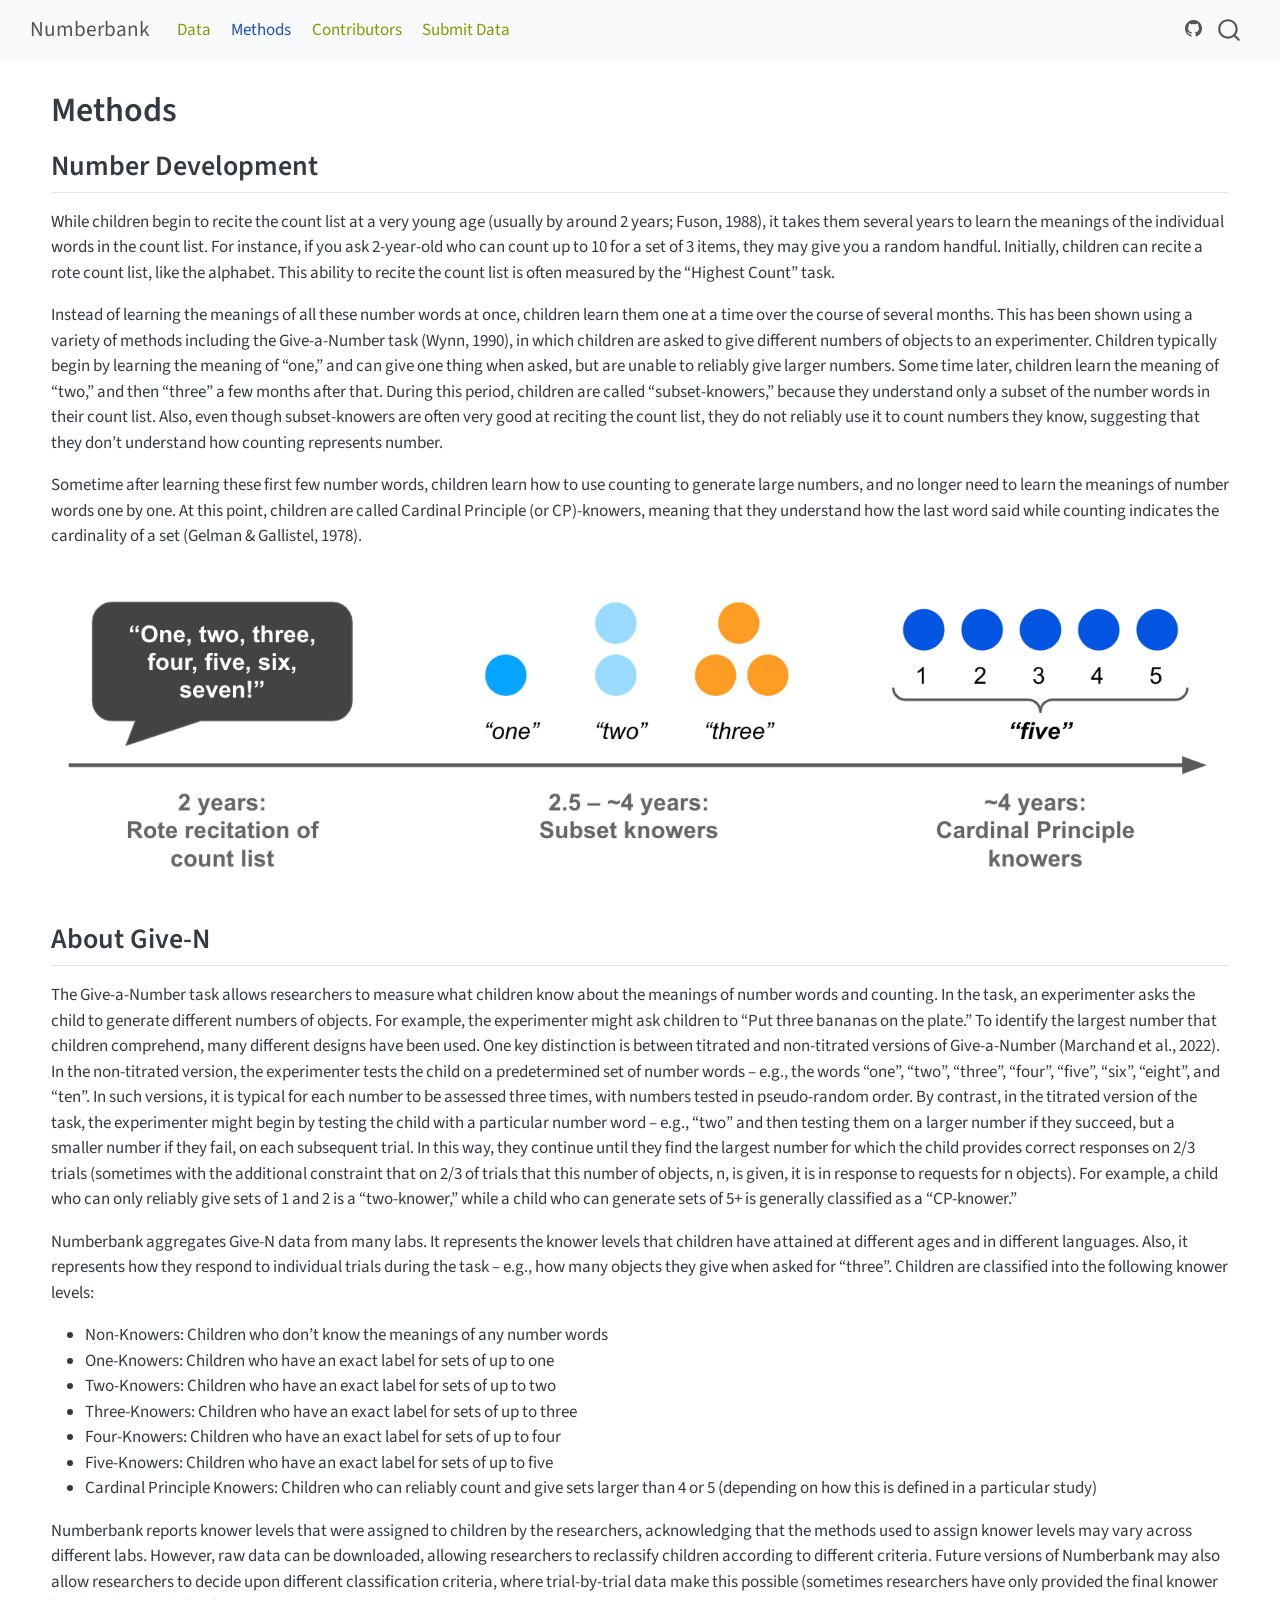
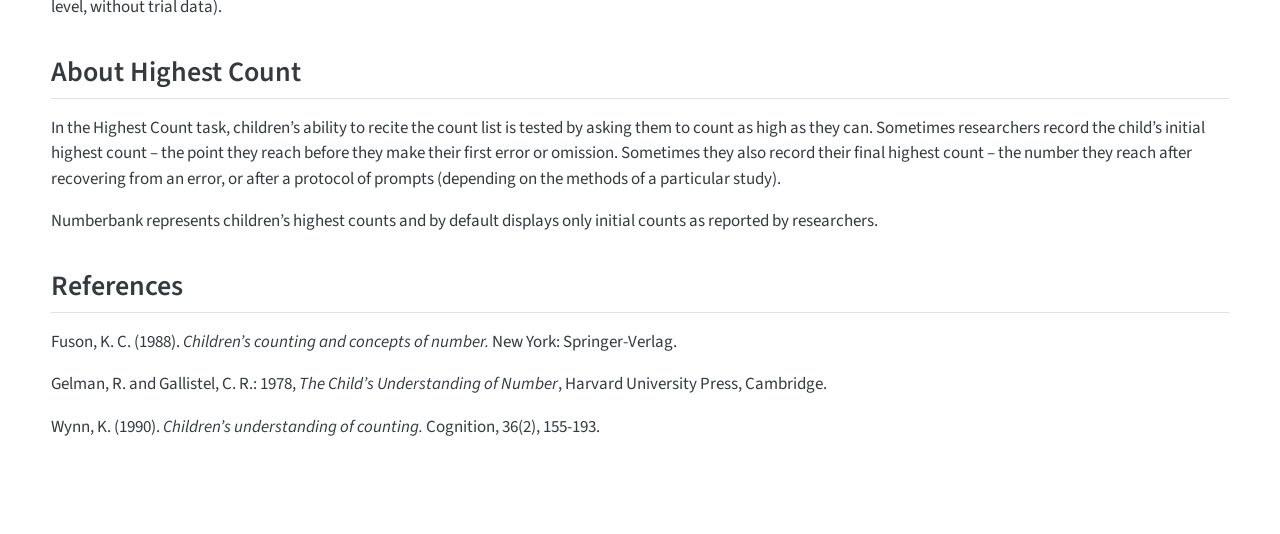
<file: methods.html>
<!DOCTYPE html>
<html xmlns="http://www.w3.org/1999/xhtml" lang="en" xml:lang="en"><head>

<meta charset="utf-8">
<meta name="generator" content="quarto-1.5.57">

<meta name="viewport" content="width=device-width, initial-scale=1.0, user-scalable=yes">


<title>Methods – Numberbank</title>
<style>
code{white-space: pre-wrap;}
span.smallcaps{font-variant: small-caps;}
div.columns{display: flex; gap: min(4vw, 1.5em);}
div.column{flex: auto; overflow-x: auto;}
div.hanging-indent{margin-left: 1.5em; text-indent: -1.5em;}
ul.task-list{list-style: none;}
ul.task-list li input[type="checkbox"] {
  width: 0.8em;
  margin: 0 0.8em 0.2em -1em; /* quarto-specific, see https://github.com/quarto-dev/quarto-cli/issues/4556 */ 
  vertical-align: middle;
}
</style>


<script src="site_libs/quarto-nav/quarto-nav.js"></script>
<script src="site_libs/quarto-nav/headroom.min.js"></script>
<script src="site_libs/clipboard/clipboard.min.js"></script>
<script src="site_libs/quarto-search/autocomplete.umd.js"></script>
<script src="site_libs/quarto-search/fuse.min.js"></script>
<script src="site_libs/quarto-search/quarto-search.js"></script>
<meta name="quarto:offset" content="./">
<script src="site_libs/quarto-html/quarto.js"></script>
<script src="site_libs/quarto-html/popper.min.js"></script>
<script src="site_libs/quarto-html/tippy.umd.min.js"></script>
<script src="site_libs/quarto-html/anchor.min.js"></script>
<link href="site_libs/quarto-html/tippy.css" rel="stylesheet">
<link href="site_libs/quarto-html/quarto-syntax-highlighting.css" rel="stylesheet" id="quarto-text-highlighting-styles">
<script src="site_libs/bootstrap/bootstrap.min.js"></script>
<link href="site_libs/bootstrap/bootstrap-icons.css" rel="stylesheet">
<link href="site_libs/bootstrap/bootstrap.min.css" rel="stylesheet" id="quarto-bootstrap" data-mode="light">
<script id="quarto-search-options" type="application/json">{
  "location": "navbar",
  "copy-button": false,
  "collapse-after": 3,
  "panel-placement": "end",
  "type": "overlay",
  "limit": 50,
  "keyboard-shortcut": [
    "f",
    "/",
    "s"
  ],
  "show-item-context": false,
  "language": {
    "search-no-results-text": "No results",
    "search-matching-documents-text": "matching documents",
    "search-copy-link-title": "Copy link to search",
    "search-hide-matches-text": "Hide additional matches",
    "search-more-match-text": "more match in this document",
    "search-more-matches-text": "more matches in this document",
    "search-clear-button-title": "Clear",
    "search-text-placeholder": "",
    "search-detached-cancel-button-title": "Cancel",
    "search-submit-button-title": "Submit",
    "search-label": "Search"
  }
}</script>


</head>

<body class="nav-fixed fullcontent">

<div id="quarto-search-results"></div>
  <header id="quarto-header" class="headroom fixed-top">
    <nav class="navbar navbar-expand-lg " data-bs-theme="dark">
      <div class="navbar-container container-fluid">
      <div class="navbar-brand-container mx-auto">
    <a class="navbar-brand" href="./index.html">
    <span class="navbar-title">Numberbank</span>
    </a>
  </div>
            <div id="quarto-search" class="" title="Search"></div>
          <button class="navbar-toggler" type="button" data-bs-toggle="collapse" data-bs-target="#navbarCollapse" aria-controls="navbarCollapse" role="menu" aria-expanded="false" aria-label="Toggle navigation" onclick="if (window.quartoToggleHeadroom) { window.quartoToggleHeadroom(); }">
  <span class="navbar-toggler-icon"></span>
</button>
          <div class="collapse navbar-collapse" id="navbarCollapse">
            <ul class="navbar-nav navbar-nav-scroll me-auto">
  <li class="nav-item">
    <a class="nav-link" href="./data.html"> 
<span class="menu-text">Data</span></a>
  </li>  
  <li class="nav-item">
    <a class="nav-link active" href="./methods.html" aria-current="page"> 
<span class="menu-text">Methods</span></a>
  </li>  
  <li class="nav-item">
    <a class="nav-link" href="./contributors.html"> 
<span class="menu-text">Contributors</span></a>
  </li>  
  <li class="nav-item">
    <a class="nav-link" href="./submit.html"> 
<span class="menu-text">Submit Data</span></a>
  </li>  
</ul>
          </div> <!-- /navcollapse -->
            <div class="quarto-navbar-tools">
    <a href="https://github.com/langcog/numberbank" title="" class="quarto-navigation-tool px-1" aria-label=""><i class="bi bi-github"></i></a>
</div>
      </div> <!-- /container-fluid -->
    </nav>
</header>
<!-- content -->
<div id="quarto-content" class="quarto-container page-columns page-rows-contents page-layout-article page-navbar">
<!-- sidebar -->
<!-- margin-sidebar -->
    
<!-- main -->
<main class="content" id="quarto-document-content">

<header id="title-block-header" class="quarto-title-block default">
<div class="quarto-title">
<h1 class="title">Methods</h1>
</div>



<div class="quarto-title-meta">

    
  
    
  </div>
  


</header>


<section id="number-development" class="level2">
<h2 class="anchored" data-anchor-id="number-development">Number Development</h2>
<p>While children begin to recite the count list at a very young age (usually by around 2 years; Fuson, 1988), it takes them several years to learn the meanings of the individual words in the count list. For instance, if you ask 2-year-old who can count up to 10 for a set of 3 items, they may give you a random handful. Initially, children can recite a rote count list, like the alphabet. This ability to recite the count list is often measured by the “Highest Count” task.</p>
<p>Instead of learning the meanings of all these number words at once, children learn them one at a time over the course of several months. This has been shown using a variety of methods including the Give-a-Number task (Wynn, 1990), in which children are asked to give different numbers of objects to an experimenter. Children typically begin by learning the meaning of “one,” and can give one thing when asked, but are unable to reliably give larger numbers. Some time later, children learn the meaning of “two,” and then “three” a few months after that. During this period, children are called “subset-knowers,” because they understand only a subset of the number words in their count list. Also, even though subset-knowers are often very good at reciting the count list, they do not reliably use it to count numbers they know, suggesting that they don’t understand how counting represents number.</p>
<p>Sometime after learning these first few number words, children learn how to use counting to generate large numbers, and no longer need to learn the meanings of number words one by one. At this point, children are called Cardinal Principle (or CP)-knowers, meaning that they understand how the last word said while counting indicates the cardinality of a set (Gelman &amp; Gallistel, 1978).</p>
<p><img src="img/number_acq_timeline.png" class="img-fluid"></p>
</section>
<section id="about-give-n" class="level2">
<h2 class="anchored" data-anchor-id="about-give-n">About Give-N</h2>
<p>The Give-a-Number task allows researchers to measure what children know about the meanings of number words and counting. In the task, an experimenter asks the child to generate different numbers of objects. For example, the experimenter might ask children to “Put three bananas on the plate.” To identify the largest number that children comprehend, many different designs have been used. One key distinction is between titrated and non-titrated versions of Give-a-Number (Marchand et al., 2022). In the non-titrated version, the experimenter tests the child on a predetermined set of number words – e.g., the words “one”, “two”, “three”, “four”, “five”, “six”, “eight”, and “ten”. In such versions, it is typical for each number to be assessed three times, with numbers tested in pseudo-random order. By contrast, in the titrated version of the task, the experimenter might begin by testing the child with a particular number word – e.g., “two” and then testing them on a larger number if they succeed, but a smaller number if they fail, on each subsequent trial. In this way, they continue until they find the largest number for which the child provides correct responses on 2/3 trials (sometimes with the additional constraint that on 2/3 of trials that this number of objects, n, is given, it is in response to requests for n objects). For example, a child who can only reliably give sets of 1 and 2 is a “two-knower,” while a child who can generate sets of 5+ is generally classified as a “CP-knower.”</p>
<p>Numberbank aggregates Give-N data from many labs. It represents the knower levels that children have attained at different ages and in different languages. Also, it represents how they respond to individual trials during the task – e.g., how many objects they give when asked for “three”. Children are classified into the following knower levels:</p>
<ul>
<li>Non-Knowers: Children who don’t know the meanings of any number words</li>
<li>One-Knowers: Children who have an exact label for sets of up to one</li>
<li>Two-Knowers: Children who have an exact label for sets of up to two</li>
<li>Three-Knowers: Children who have an exact label for sets of up to three</li>
<li>Four-Knowers: Children who have an exact label for sets of up to four</li>
<li>Five-Knowers: Children who have an exact label for sets of up to five</li>
<li>Cardinal Principle Knowers: Children who can reliably count and give sets larger than 4 or 5 (depending on how this is defined in a particular study)</li>
</ul>
<p>Numberbank reports knower levels that were assigned to children by the researchers, acknowledging that the methods used to assign knower levels may vary across different labs. However, raw data can be downloaded, allowing researchers to reclassify children according to different criteria. Future versions of Numberbank may also allow researchers to decide upon different classification criteria, where trial-by-trial data make this possible (sometimes researchers have only provided the final knower level, without trial data).</p>
</section>
<section id="about-highest-count" class="level2">
<h2 class="anchored" data-anchor-id="about-highest-count">About Highest Count</h2>
<p>In the Highest Count task, children’s ability to recite the count list is tested by asking them to count as high as they can. Sometimes researchers record the child’s initial highest count – the point they reach before they make their first error or omission. Sometimes they also record their final highest count – the number they reach after recovering from an error, or after a protocol of prompts (depending on the methods of a particular study).</p>
<p>Numberbank represents children’s highest counts and by default displays only initial counts as reported by researchers.</p>
</section>
<section id="references" class="level2">
<h2 class="anchored" data-anchor-id="references">References</h2>
<p>Fuson, K. C. (1988). <em>Children’s counting and concepts of number.</em> New York: Springer-Verlag.</p>
<p>Gelman, R. and Gallistel, C. R.: 1978, <em>The Child’s Understanding of Number</em>, Harvard University Press, Cambridge.</p>
<p>Wynn, K. (1990). <em>Children’s understanding of counting.</em> Cognition, 36(2), 155-193.</p>


</section>

</main> <!-- /main -->
<script id="quarto-html-after-body" type="application/javascript">
window.document.addEventListener("DOMContentLoaded", function (event) {
  const toggleBodyColorMode = (bsSheetEl) => {
    const mode = bsSheetEl.getAttribute("data-mode");
    const bodyEl = window.document.querySelector("body");
    if (mode === "dark") {
      bodyEl.classList.add("quarto-dark");
      bodyEl.classList.remove("quarto-light");
    } else {
      bodyEl.classList.add("quarto-light");
      bodyEl.classList.remove("quarto-dark");
    }
  }
  const toggleBodyColorPrimary = () => {
    const bsSheetEl = window.document.querySelector("link#quarto-bootstrap");
    if (bsSheetEl) {
      toggleBodyColorMode(bsSheetEl);
    }
  }
  toggleBodyColorPrimary();  
  const icon = "";
  const anchorJS = new window.AnchorJS();
  anchorJS.options = {
    placement: 'right',
    icon: icon
  };
  anchorJS.add('.anchored');
  const isCodeAnnotation = (el) => {
    for (const clz of el.classList) {
      if (clz.startsWith('code-annotation-')) {                     
        return true;
      }
    }
    return false;
  }
  const onCopySuccess = function(e) {
    // button target
    const button = e.trigger;
    // don't keep focus
    button.blur();
    // flash "checked"
    button.classList.add('code-copy-button-checked');
    var currentTitle = button.getAttribute("title");
    button.setAttribute("title", "Copied!");
    let tooltip;
    if (window.bootstrap) {
      button.setAttribute("data-bs-toggle", "tooltip");
      button.setAttribute("data-bs-placement", "left");
      button.setAttribute("data-bs-title", "Copied!");
      tooltip = new bootstrap.Tooltip(button, 
        { trigger: "manual", 
          customClass: "code-copy-button-tooltip",
          offset: [0, -8]});
      tooltip.show();    
    }
    setTimeout(function() {
      if (tooltip) {
        tooltip.hide();
        button.removeAttribute("data-bs-title");
        button.removeAttribute("data-bs-toggle");
        button.removeAttribute("data-bs-placement");
      }
      button.setAttribute("title", currentTitle);
      button.classList.remove('code-copy-button-checked');
    }, 1000);
    // clear code selection
    e.clearSelection();
  }
  const getTextToCopy = function(trigger) {
      const codeEl = trigger.previousElementSibling.cloneNode(true);
      for (const childEl of codeEl.children) {
        if (isCodeAnnotation(childEl)) {
          childEl.remove();
        }
      }
      return codeEl.innerText;
  }
  const clipboard = new window.ClipboardJS('.code-copy-button:not([data-in-quarto-modal])', {
    text: getTextToCopy
  });
  clipboard.on('success', onCopySuccess);
  if (window.document.getElementById('quarto-embedded-source-code-modal')) {
    // For code content inside modals, clipBoardJS needs to be initialized with a container option
    // TODO: Check when it could be a function (https://github.com/zenorocha/clipboard.js/issues/860)
    const clipboardModal = new window.ClipboardJS('.code-copy-button[data-in-quarto-modal]', {
      text: getTextToCopy,
      container: window.document.getElementById('quarto-embedded-source-code-modal')
    });
    clipboardModal.on('success', onCopySuccess);
  }
    var localhostRegex = new RegExp(/^(?:http|https):\/\/localhost\:?[0-9]*\//);
    var mailtoRegex = new RegExp(/^mailto:/);
      var filterRegex = new RegExp('/' + window.location.host + '/');
    var isInternal = (href) => {
        return filterRegex.test(href) || localhostRegex.test(href) || mailtoRegex.test(href);
    }
    // Inspect non-navigation links and adorn them if external
 	var links = window.document.querySelectorAll('a[href]:not(.nav-link):not(.navbar-brand):not(.toc-action):not(.sidebar-link):not(.sidebar-item-toggle):not(.pagination-link):not(.no-external):not([aria-hidden]):not(.dropdown-item):not(.quarto-navigation-tool):not(.about-link)');
    for (var i=0; i<links.length; i++) {
      const link = links[i];
      if (!isInternal(link.href)) {
        // undo the damage that might have been done by quarto-nav.js in the case of
        // links that we want to consider external
        if (link.dataset.originalHref !== undefined) {
          link.href = link.dataset.originalHref;
        }
      }
    }
  function tippyHover(el, contentFn, onTriggerFn, onUntriggerFn) {
    const config = {
      allowHTML: true,
      maxWidth: 500,
      delay: 100,
      arrow: false,
      appendTo: function(el) {
          return el.parentElement;
      },
      interactive: true,
      interactiveBorder: 10,
      theme: 'quarto',
      placement: 'bottom-start',
    };
    if (contentFn) {
      config.content = contentFn;
    }
    if (onTriggerFn) {
      config.onTrigger = onTriggerFn;
    }
    if (onUntriggerFn) {
      config.onUntrigger = onUntriggerFn;
    }
    window.tippy(el, config); 
  }
  const noterefs = window.document.querySelectorAll('a[role="doc-noteref"]');
  for (var i=0; i<noterefs.length; i++) {
    const ref = noterefs[i];
    tippyHover(ref, function() {
      // use id or data attribute instead here
      let href = ref.getAttribute('data-footnote-href') || ref.getAttribute('href');
      try { href = new URL(href).hash; } catch {}
      const id = href.replace(/^#\/?/, "");
      const note = window.document.getElementById(id);
      if (note) {
        return note.innerHTML;
      } else {
        return "";
      }
    });
  }
  const xrefs = window.document.querySelectorAll('a.quarto-xref');
  const processXRef = (id, note) => {
    // Strip column container classes
    const stripColumnClz = (el) => {
      el.classList.remove("page-full", "page-columns");
      if (el.children) {
        for (const child of el.children) {
          stripColumnClz(child);
        }
      }
    }
    stripColumnClz(note)
    if (id === null || id.startsWith('sec-')) {
      // Special case sections, only their first couple elements
      const container = document.createElement("div");
      if (note.children && note.children.length > 2) {
        container.appendChild(note.children[0].cloneNode(true));
        for (let i = 1; i < note.children.length; i++) {
          const child = note.children[i];
          if (child.tagName === "P" && child.innerText === "") {
            continue;
          } else {
            container.appendChild(child.cloneNode(true));
            break;
          }
        }
        if (window.Quarto?.typesetMath) {
          window.Quarto.typesetMath(container);
        }
        return container.innerHTML
      } else {
        if (window.Quarto?.typesetMath) {
          window.Quarto.typesetMath(note);
        }
        return note.innerHTML;
      }
    } else {
      // Remove any anchor links if they are present
      const anchorLink = note.querySelector('a.anchorjs-link');
      if (anchorLink) {
        anchorLink.remove();
      }
      if (window.Quarto?.typesetMath) {
        window.Quarto.typesetMath(note);
      }
      // TODO in 1.5, we should make sure this works without a callout special case
      if (note.classList.contains("callout")) {
        return note.outerHTML;
      } else {
        return note.innerHTML;
      }
    }
  }
  for (var i=0; i<xrefs.length; i++) {
    const xref = xrefs[i];
    tippyHover(xref, undefined, function(instance) {
      instance.disable();
      let url = xref.getAttribute('href');
      let hash = undefined; 
      if (url.startsWith('#')) {
        hash = url;
      } else {
        try { hash = new URL(url).hash; } catch {}
      }
      if (hash) {
        const id = hash.replace(/^#\/?/, "");
        const note = window.document.getElementById(id);
        if (note !== null) {
          try {
            const html = processXRef(id, note.cloneNode(true));
            instance.setContent(html);
          } finally {
            instance.enable();
            instance.show();
          }
        } else {
          // See if we can fetch this
          fetch(url.split('#')[0])
          .then(res => res.text())
          .then(html => {
            const parser = new DOMParser();
            const htmlDoc = parser.parseFromString(html, "text/html");
            const note = htmlDoc.getElementById(id);
            if (note !== null) {
              const html = processXRef(id, note);
              instance.setContent(html);
            } 
          }).finally(() => {
            instance.enable();
            instance.show();
          });
        }
      } else {
        // See if we can fetch a full url (with no hash to target)
        // This is a special case and we should probably do some content thinning / targeting
        fetch(url)
        .then(res => res.text())
        .then(html => {
          const parser = new DOMParser();
          const htmlDoc = parser.parseFromString(html, "text/html");
          const note = htmlDoc.querySelector('main.content');
          if (note !== null) {
            // This should only happen for chapter cross references
            // (since there is no id in the URL)
            // remove the first header
            if (note.children.length > 0 && note.children[0].tagName === "HEADER") {
              note.children[0].remove();
            }
            const html = processXRef(null, note);
            instance.setContent(html);
          } 
        }).finally(() => {
          instance.enable();
          instance.show();
        });
      }
    }, function(instance) {
    });
  }
      let selectedAnnoteEl;
      const selectorForAnnotation = ( cell, annotation) => {
        let cellAttr = 'data-code-cell="' + cell + '"';
        let lineAttr = 'data-code-annotation="' +  annotation + '"';
        const selector = 'span[' + cellAttr + '][' + lineAttr + ']';
        return selector;
      }
      const selectCodeLines = (annoteEl) => {
        const doc = window.document;
        const targetCell = annoteEl.getAttribute("data-target-cell");
        const targetAnnotation = annoteEl.getAttribute("data-target-annotation");
        const annoteSpan = window.document.querySelector(selectorForAnnotation(targetCell, targetAnnotation));
        const lines = annoteSpan.getAttribute("data-code-lines").split(",");
        const lineIds = lines.map((line) => {
          return targetCell + "-" + line;
        })
        let top = null;
        let height = null;
        let parent = null;
        if (lineIds.length > 0) {
            //compute the position of the single el (top and bottom and make a div)
            const el = window.document.getElementById(lineIds[0]);
            top = el.offsetTop;
            height = el.offsetHeight;
            parent = el.parentElement.parentElement;
          if (lineIds.length > 1) {
            const lastEl = window.document.getElementById(lineIds[lineIds.length - 1]);
            const bottom = lastEl.offsetTop + lastEl.offsetHeight;
            height = bottom - top;
          }
          if (top !== null && height !== null && parent !== null) {
            // cook up a div (if necessary) and position it 
            let div = window.document.getElementById("code-annotation-line-highlight");
            if (div === null) {
              div = window.document.createElement("div");
              div.setAttribute("id", "code-annotation-line-highlight");
              div.style.position = 'absolute';
              parent.appendChild(div);
            }
            div.style.top = top - 2 + "px";
            div.style.height = height + 4 + "px";
            div.style.left = 0;
            let gutterDiv = window.document.getElementById("code-annotation-line-highlight-gutter");
            if (gutterDiv === null) {
              gutterDiv = window.document.createElement("div");
              gutterDiv.setAttribute("id", "code-annotation-line-highlight-gutter");
              gutterDiv.style.position = 'absolute';
              const codeCell = window.document.getElementById(targetCell);
              const gutter = codeCell.querySelector('.code-annotation-gutter');
              gutter.appendChild(gutterDiv);
            }
            gutterDiv.style.top = top - 2 + "px";
            gutterDiv.style.height = height + 4 + "px";
          }
          selectedAnnoteEl = annoteEl;
        }
      };
      const unselectCodeLines = () => {
        const elementsIds = ["code-annotation-line-highlight", "code-annotation-line-highlight-gutter"];
        elementsIds.forEach((elId) => {
          const div = window.document.getElementById(elId);
          if (div) {
            div.remove();
          }
        });
        selectedAnnoteEl = undefined;
      };
        // Handle positioning of the toggle
    window.addEventListener(
      "resize",
      throttle(() => {
        elRect = undefined;
        if (selectedAnnoteEl) {
          selectCodeLines(selectedAnnoteEl);
        }
      }, 10)
    );
    function throttle(fn, ms) {
    let throttle = false;
    let timer;
      return (...args) => {
        if(!throttle) { // first call gets through
            fn.apply(this, args);
            throttle = true;
        } else { // all the others get throttled
            if(timer) clearTimeout(timer); // cancel #2
            timer = setTimeout(() => {
              fn.apply(this, args);
              timer = throttle = false;
            }, ms);
        }
      };
    }
      // Attach click handler to the DT
      const annoteDls = window.document.querySelectorAll('dt[data-target-cell]');
      for (const annoteDlNode of annoteDls) {
        annoteDlNode.addEventListener('click', (event) => {
          const clickedEl = event.target;
          if (clickedEl !== selectedAnnoteEl) {
            unselectCodeLines();
            const activeEl = window.document.querySelector('dt[data-target-cell].code-annotation-active');
            if (activeEl) {
              activeEl.classList.remove('code-annotation-active');
            }
            selectCodeLines(clickedEl);
            clickedEl.classList.add('code-annotation-active');
          } else {
            // Unselect the line
            unselectCodeLines();
            clickedEl.classList.remove('code-annotation-active');
          }
        });
      }
  const findCites = (el) => {
    const parentEl = el.parentElement;
    if (parentEl) {
      const cites = parentEl.dataset.cites;
      if (cites) {
        return {
          el,
          cites: cites.split(' ')
        };
      } else {
        return findCites(el.parentElement)
      }
    } else {
      return undefined;
    }
  };
  var bibliorefs = window.document.querySelectorAll('a[role="doc-biblioref"]');
  for (var i=0; i<bibliorefs.length; i++) {
    const ref = bibliorefs[i];
    const citeInfo = findCites(ref);
    if (citeInfo) {
      tippyHover(citeInfo.el, function() {
        var popup = window.document.createElement('div');
        citeInfo.cites.forEach(function(cite) {
          var citeDiv = window.document.createElement('div');
          citeDiv.classList.add('hanging-indent');
          citeDiv.classList.add('csl-entry');
          var biblioDiv = window.document.getElementById('ref-' + cite);
          if (biblioDiv) {
            citeDiv.innerHTML = biblioDiv.innerHTML;
          }
          popup.appendChild(citeDiv);
        });
        return popup.innerHTML;
      });
    }
  }
});
</script>
</div> <!-- /content -->




</body></html>
</file>
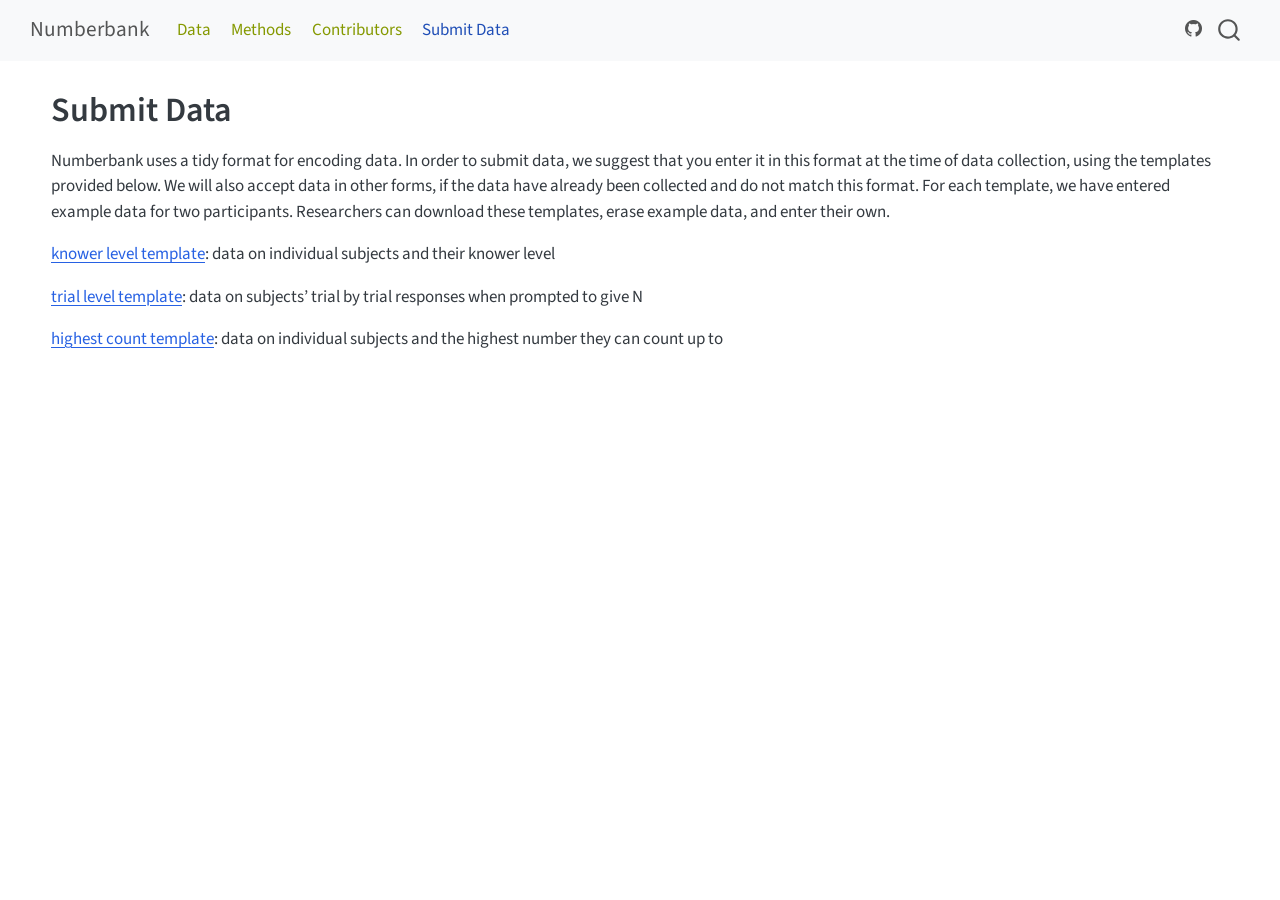
<file: submit.html>
<!DOCTYPE html>
<html xmlns="http://www.w3.org/1999/xhtml" lang="en" xml:lang="en"><head>

<meta charset="utf-8">
<meta name="generator" content="quarto-1.5.57">

<meta name="viewport" content="width=device-width, initial-scale=1.0, user-scalable=yes">


<title>Submit Data – Numberbank</title>
<style>
code{white-space: pre-wrap;}
span.smallcaps{font-variant: small-caps;}
div.columns{display: flex; gap: min(4vw, 1.5em);}
div.column{flex: auto; overflow-x: auto;}
div.hanging-indent{margin-left: 1.5em; text-indent: -1.5em;}
ul.task-list{list-style: none;}
ul.task-list li input[type="checkbox"] {
  width: 0.8em;
  margin: 0 0.8em 0.2em -1em; /* quarto-specific, see https://github.com/quarto-dev/quarto-cli/issues/4556 */ 
  vertical-align: middle;
}
</style>


<script src="site_libs/quarto-nav/quarto-nav.js"></script>
<script src="site_libs/quarto-nav/headroom.min.js"></script>
<script src="site_libs/clipboard/clipboard.min.js"></script>
<script src="site_libs/quarto-search/autocomplete.umd.js"></script>
<script src="site_libs/quarto-search/fuse.min.js"></script>
<script src="site_libs/quarto-search/quarto-search.js"></script>
<meta name="quarto:offset" content="./">
<script src="site_libs/quarto-html/quarto.js"></script>
<script src="site_libs/quarto-html/popper.min.js"></script>
<script src="site_libs/quarto-html/tippy.umd.min.js"></script>
<script src="site_libs/quarto-html/anchor.min.js"></script>
<link href="site_libs/quarto-html/tippy.css" rel="stylesheet">
<link href="site_libs/quarto-html/quarto-syntax-highlighting.css" rel="stylesheet" id="quarto-text-highlighting-styles">
<script src="site_libs/bootstrap/bootstrap.min.js"></script>
<link href="site_libs/bootstrap/bootstrap-icons.css" rel="stylesheet">
<link href="site_libs/bootstrap/bootstrap.min.css" rel="stylesheet" id="quarto-bootstrap" data-mode="light">
<script id="quarto-search-options" type="application/json">{
  "location": "navbar",
  "copy-button": false,
  "collapse-after": 3,
  "panel-placement": "end",
  "type": "overlay",
  "limit": 50,
  "keyboard-shortcut": [
    "f",
    "/",
    "s"
  ],
  "show-item-context": false,
  "language": {
    "search-no-results-text": "No results",
    "search-matching-documents-text": "matching documents",
    "search-copy-link-title": "Copy link to search",
    "search-hide-matches-text": "Hide additional matches",
    "search-more-match-text": "more match in this document",
    "search-more-matches-text": "more matches in this document",
    "search-clear-button-title": "Clear",
    "search-text-placeholder": "",
    "search-detached-cancel-button-title": "Cancel",
    "search-submit-button-title": "Submit",
    "search-label": "Search"
  }
}</script>


</head>

<body class="nav-fixed fullcontent">

<div id="quarto-search-results"></div>
  <header id="quarto-header" class="headroom fixed-top">
    <nav class="navbar navbar-expand-lg " data-bs-theme="dark">
      <div class="navbar-container container-fluid">
      <div class="navbar-brand-container mx-auto">
    <a class="navbar-brand" href="./index.html">
    <span class="navbar-title">Numberbank</span>
    </a>
  </div>
            <div id="quarto-search" class="" title="Search"></div>
          <button class="navbar-toggler" type="button" data-bs-toggle="collapse" data-bs-target="#navbarCollapse" aria-controls="navbarCollapse" role="menu" aria-expanded="false" aria-label="Toggle navigation" onclick="if (window.quartoToggleHeadroom) { window.quartoToggleHeadroom(); }">
  <span class="navbar-toggler-icon"></span>
</button>
          <div class="collapse navbar-collapse" id="navbarCollapse">
            <ul class="navbar-nav navbar-nav-scroll me-auto">
  <li class="nav-item">
    <a class="nav-link" href="./data.html"> 
<span class="menu-text">Data</span></a>
  </li>  
  <li class="nav-item">
    <a class="nav-link" href="./methods.html"> 
<span class="menu-text">Methods</span></a>
  </li>  
  <li class="nav-item">
    <a class="nav-link" href="./contributors.html"> 
<span class="menu-text">Contributors</span></a>
  </li>  
  <li class="nav-item">
    <a class="nav-link active" href="./submit.html" aria-current="page"> 
<span class="menu-text">Submit Data</span></a>
  </li>  
</ul>
          </div> <!-- /navcollapse -->
            <div class="quarto-navbar-tools">
    <a href="https://github.com/langcog/numberbank" title="" class="quarto-navigation-tool px-1" aria-label=""><i class="bi bi-github"></i></a>
</div>
      </div> <!-- /container-fluid -->
    </nav>
</header>
<!-- content -->
<div id="quarto-content" class="quarto-container page-columns page-rows-contents page-layout-article page-navbar">
<!-- sidebar -->
<!-- margin-sidebar -->
    
<!-- main -->
<main class="content" id="quarto-document-content">

<header id="title-block-header" class="quarto-title-block default">
<div class="quarto-title">
<h1 class="title">Submit Data</h1>
</div>



<div class="quarto-title-meta">

    
  
    
  </div>
  


</header>


<p>Numberbank uses a tidy format for encoding data. In order to submit data, we suggest that you enter it in this format at the time of data collection, using the templates provided below. We will also accept data in other forms, if the data have already been collected and do not match this format. For each template, we have entered example data for two participants. Researchers can download these templates, erase example data, and enter their own.</p>
<p><a href="https://docs.google.com/spreadsheets/d/1vR7xJgVL9Fotpwcz4lQSfZDWqmldORVg-RDPdI9UXuA/edit?usp=sharing">knower level template</a>: data on individual subjects and their knower level</p>
<p><a href="https://docs.google.com/spreadsheets/d/1sWw-tr97CDrF0VIp8YUOiYjpc__lnWU-ftTHkDteYEs/edit?usp=sharing">trial level template</a>: data on subjects’ trial by trial responses when prompted to give N</p>
<p><a href="https://docs.google.com/spreadsheets/d/1ijHUS8J625tThqEqEuQw1j5uUjiZDdle4PGUhfQwl-I/edit?usp=sharing">highest count template</a>: data on individual subjects and the highest number they can count up to</p>



</main> <!-- /main -->
<script id="quarto-html-after-body" type="application/javascript">
window.document.addEventListener("DOMContentLoaded", function (event) {
  const toggleBodyColorMode = (bsSheetEl) => {
    const mode = bsSheetEl.getAttribute("data-mode");
    const bodyEl = window.document.querySelector("body");
    if (mode === "dark") {
      bodyEl.classList.add("quarto-dark");
      bodyEl.classList.remove("quarto-light");
    } else {
      bodyEl.classList.add("quarto-light");
      bodyEl.classList.remove("quarto-dark");
    }
  }
  const toggleBodyColorPrimary = () => {
    const bsSheetEl = window.document.querySelector("link#quarto-bootstrap");
    if (bsSheetEl) {
      toggleBodyColorMode(bsSheetEl);
    }
  }
  toggleBodyColorPrimary();  
  const icon = "";
  const anchorJS = new window.AnchorJS();
  anchorJS.options = {
    placement: 'right',
    icon: icon
  };
  anchorJS.add('.anchored');
  const isCodeAnnotation = (el) => {
    for (const clz of el.classList) {
      if (clz.startsWith('code-annotation-')) {                     
        return true;
      }
    }
    return false;
  }
  const onCopySuccess = function(e) {
    // button target
    const button = e.trigger;
    // don't keep focus
    button.blur();
    // flash "checked"
    button.classList.add('code-copy-button-checked');
    var currentTitle = button.getAttribute("title");
    button.setAttribute("title", "Copied!");
    let tooltip;
    if (window.bootstrap) {
      button.setAttribute("data-bs-toggle", "tooltip");
      button.setAttribute("data-bs-placement", "left");
      button.setAttribute("data-bs-title", "Copied!");
      tooltip = new bootstrap.Tooltip(button, 
        { trigger: "manual", 
          customClass: "code-copy-button-tooltip",
          offset: [0, -8]});
      tooltip.show();    
    }
    setTimeout(function() {
      if (tooltip) {
        tooltip.hide();
        button.removeAttribute("data-bs-title");
        button.removeAttribute("data-bs-toggle");
        button.removeAttribute("data-bs-placement");
      }
      button.setAttribute("title", currentTitle);
      button.classList.remove('code-copy-button-checked');
    }, 1000);
    // clear code selection
    e.clearSelection();
  }
  const getTextToCopy = function(trigger) {
      const codeEl = trigger.previousElementSibling.cloneNode(true);
      for (const childEl of codeEl.children) {
        if (isCodeAnnotation(childEl)) {
          childEl.remove();
        }
      }
      return codeEl.innerText;
  }
  const clipboard = new window.ClipboardJS('.code-copy-button:not([data-in-quarto-modal])', {
    text: getTextToCopy
  });
  clipboard.on('success', onCopySuccess);
  if (window.document.getElementById('quarto-embedded-source-code-modal')) {
    // For code content inside modals, clipBoardJS needs to be initialized with a container option
    // TODO: Check when it could be a function (https://github.com/zenorocha/clipboard.js/issues/860)
    const clipboardModal = new window.ClipboardJS('.code-copy-button[data-in-quarto-modal]', {
      text: getTextToCopy,
      container: window.document.getElementById('quarto-embedded-source-code-modal')
    });
    clipboardModal.on('success', onCopySuccess);
  }
    var localhostRegex = new RegExp(/^(?:http|https):\/\/localhost\:?[0-9]*\//);
    var mailtoRegex = new RegExp(/^mailto:/);
      var filterRegex = new RegExp('/' + window.location.host + '/');
    var isInternal = (href) => {
        return filterRegex.test(href) || localhostRegex.test(href) || mailtoRegex.test(href);
    }
    // Inspect non-navigation links and adorn them if external
 	var links = window.document.querySelectorAll('a[href]:not(.nav-link):not(.navbar-brand):not(.toc-action):not(.sidebar-link):not(.sidebar-item-toggle):not(.pagination-link):not(.no-external):not([aria-hidden]):not(.dropdown-item):not(.quarto-navigation-tool):not(.about-link)');
    for (var i=0; i<links.length; i++) {
      const link = links[i];
      if (!isInternal(link.href)) {
        // undo the damage that might have been done by quarto-nav.js in the case of
        // links that we want to consider external
        if (link.dataset.originalHref !== undefined) {
          link.href = link.dataset.originalHref;
        }
      }
    }
  function tippyHover(el, contentFn, onTriggerFn, onUntriggerFn) {
    const config = {
      allowHTML: true,
      maxWidth: 500,
      delay: 100,
      arrow: false,
      appendTo: function(el) {
          return el.parentElement;
      },
      interactive: true,
      interactiveBorder: 10,
      theme: 'quarto',
      placement: 'bottom-start',
    };
    if (contentFn) {
      config.content = contentFn;
    }
    if (onTriggerFn) {
      config.onTrigger = onTriggerFn;
    }
    if (onUntriggerFn) {
      config.onUntrigger = onUntriggerFn;
    }
    window.tippy(el, config); 
  }
  const noterefs = window.document.querySelectorAll('a[role="doc-noteref"]');
  for (var i=0; i<noterefs.length; i++) {
    const ref = noterefs[i];
    tippyHover(ref, function() {
      // use id or data attribute instead here
      let href = ref.getAttribute('data-footnote-href') || ref.getAttribute('href');
      try { href = new URL(href).hash; } catch {}
      const id = href.replace(/^#\/?/, "");
      const note = window.document.getElementById(id);
      if (note) {
        return note.innerHTML;
      } else {
        return "";
      }
    });
  }
  const xrefs = window.document.querySelectorAll('a.quarto-xref');
  const processXRef = (id, note) => {
    // Strip column container classes
    const stripColumnClz = (el) => {
      el.classList.remove("page-full", "page-columns");
      if (el.children) {
        for (const child of el.children) {
          stripColumnClz(child);
        }
      }
    }
    stripColumnClz(note)
    if (id === null || id.startsWith('sec-')) {
      // Special case sections, only their first couple elements
      const container = document.createElement("div");
      if (note.children && note.children.length > 2) {
        container.appendChild(note.children[0].cloneNode(true));
        for (let i = 1; i < note.children.length; i++) {
          const child = note.children[i];
          if (child.tagName === "P" && child.innerText === "") {
            continue;
          } else {
            container.appendChild(child.cloneNode(true));
            break;
          }
        }
        if (window.Quarto?.typesetMath) {
          window.Quarto.typesetMath(container);
        }
        return container.innerHTML
      } else {
        if (window.Quarto?.typesetMath) {
          window.Quarto.typesetMath(note);
        }
        return note.innerHTML;
      }
    } else {
      // Remove any anchor links if they are present
      const anchorLink = note.querySelector('a.anchorjs-link');
      if (anchorLink) {
        anchorLink.remove();
      }
      if (window.Quarto?.typesetMath) {
        window.Quarto.typesetMath(note);
      }
      // TODO in 1.5, we should make sure this works without a callout special case
      if (note.classList.contains("callout")) {
        return note.outerHTML;
      } else {
        return note.innerHTML;
      }
    }
  }
  for (var i=0; i<xrefs.length; i++) {
    const xref = xrefs[i];
    tippyHover(xref, undefined, function(instance) {
      instance.disable();
      let url = xref.getAttribute('href');
      let hash = undefined; 
      if (url.startsWith('#')) {
        hash = url;
      } else {
        try { hash = new URL(url).hash; } catch {}
      }
      if (hash) {
        const id = hash.replace(/^#\/?/, "");
        const note = window.document.getElementById(id);
        if (note !== null) {
          try {
            const html = processXRef(id, note.cloneNode(true));
            instance.setContent(html);
          } finally {
            instance.enable();
            instance.show();
          }
        } else {
          // See if we can fetch this
          fetch(url.split('#')[0])
          .then(res => res.text())
          .then(html => {
            const parser = new DOMParser();
            const htmlDoc = parser.parseFromString(html, "text/html");
            const note = htmlDoc.getElementById(id);
            if (note !== null) {
              const html = processXRef(id, note);
              instance.setContent(html);
            } 
          }).finally(() => {
            instance.enable();
            instance.show();
          });
        }
      } else {
        // See if we can fetch a full url (with no hash to target)
        // This is a special case and we should probably do some content thinning / targeting
        fetch(url)
        .then(res => res.text())
        .then(html => {
          const parser = new DOMParser();
          const htmlDoc = parser.parseFromString(html, "text/html");
          const note = htmlDoc.querySelector('main.content');
          if (note !== null) {
            // This should only happen for chapter cross references
            // (since there is no id in the URL)
            // remove the first header
            if (note.children.length > 0 && note.children[0].tagName === "HEADER") {
              note.children[0].remove();
            }
            const html = processXRef(null, note);
            instance.setContent(html);
          } 
        }).finally(() => {
          instance.enable();
          instance.show();
        });
      }
    }, function(instance) {
    });
  }
      let selectedAnnoteEl;
      const selectorForAnnotation = ( cell, annotation) => {
        let cellAttr = 'data-code-cell="' + cell + '"';
        let lineAttr = 'data-code-annotation="' +  annotation + '"';
        const selector = 'span[' + cellAttr + '][' + lineAttr + ']';
        return selector;
      }
      const selectCodeLines = (annoteEl) => {
        const doc = window.document;
        const targetCell = annoteEl.getAttribute("data-target-cell");
        const targetAnnotation = annoteEl.getAttribute("data-target-annotation");
        const annoteSpan = window.document.querySelector(selectorForAnnotation(targetCell, targetAnnotation));
        const lines = annoteSpan.getAttribute("data-code-lines").split(",");
        const lineIds = lines.map((line) => {
          return targetCell + "-" + line;
        })
        let top = null;
        let height = null;
        let parent = null;
        if (lineIds.length > 0) {
            //compute the position of the single el (top and bottom and make a div)
            const el = window.document.getElementById(lineIds[0]);
            top = el.offsetTop;
            height = el.offsetHeight;
            parent = el.parentElement.parentElement;
          if (lineIds.length > 1) {
            const lastEl = window.document.getElementById(lineIds[lineIds.length - 1]);
            const bottom = lastEl.offsetTop + lastEl.offsetHeight;
            height = bottom - top;
          }
          if (top !== null && height !== null && parent !== null) {
            // cook up a div (if necessary) and position it 
            let div = window.document.getElementById("code-annotation-line-highlight");
            if (div === null) {
              div = window.document.createElement("div");
              div.setAttribute("id", "code-annotation-line-highlight");
              div.style.position = 'absolute';
              parent.appendChild(div);
            }
            div.style.top = top - 2 + "px";
            div.style.height = height + 4 + "px";
            div.style.left = 0;
            let gutterDiv = window.document.getElementById("code-annotation-line-highlight-gutter");
            if (gutterDiv === null) {
              gutterDiv = window.document.createElement("div");
              gutterDiv.setAttribute("id", "code-annotation-line-highlight-gutter");
              gutterDiv.style.position = 'absolute';
              const codeCell = window.document.getElementById(targetCell);
              const gutter = codeCell.querySelector('.code-annotation-gutter');
              gutter.appendChild(gutterDiv);
            }
            gutterDiv.style.top = top - 2 + "px";
            gutterDiv.style.height = height + 4 + "px";
          }
          selectedAnnoteEl = annoteEl;
        }
      };
      const unselectCodeLines = () => {
        const elementsIds = ["code-annotation-line-highlight", "code-annotation-line-highlight-gutter"];
        elementsIds.forEach((elId) => {
          const div = window.document.getElementById(elId);
          if (div) {
            div.remove();
          }
        });
        selectedAnnoteEl = undefined;
      };
        // Handle positioning of the toggle
    window.addEventListener(
      "resize",
      throttle(() => {
        elRect = undefined;
        if (selectedAnnoteEl) {
          selectCodeLines(selectedAnnoteEl);
        }
      }, 10)
    );
    function throttle(fn, ms) {
    let throttle = false;
    let timer;
      return (...args) => {
        if(!throttle) { // first call gets through
            fn.apply(this, args);
            throttle = true;
        } else { // all the others get throttled
            if(timer) clearTimeout(timer); // cancel #2
            timer = setTimeout(() => {
              fn.apply(this, args);
              timer = throttle = false;
            }, ms);
        }
      };
    }
      // Attach click handler to the DT
      const annoteDls = window.document.querySelectorAll('dt[data-target-cell]');
      for (const annoteDlNode of annoteDls) {
        annoteDlNode.addEventListener('click', (event) => {
          const clickedEl = event.target;
          if (clickedEl !== selectedAnnoteEl) {
            unselectCodeLines();
            const activeEl = window.document.querySelector('dt[data-target-cell].code-annotation-active');
            if (activeEl) {
              activeEl.classList.remove('code-annotation-active');
            }
            selectCodeLines(clickedEl);
            clickedEl.classList.add('code-annotation-active');
          } else {
            // Unselect the line
            unselectCodeLines();
            clickedEl.classList.remove('code-annotation-active');
          }
        });
      }
  const findCites = (el) => {
    const parentEl = el.parentElement;
    if (parentEl) {
      const cites = parentEl.dataset.cites;
      if (cites) {
        return {
          el,
          cites: cites.split(' ')
        };
      } else {
        return findCites(el.parentElement)
      }
    } else {
      return undefined;
    }
  };
  var bibliorefs = window.document.querySelectorAll('a[role="doc-biblioref"]');
  for (var i=0; i<bibliorefs.length; i++) {
    const ref = bibliorefs[i];
    const citeInfo = findCites(ref);
    if (citeInfo) {
      tippyHover(citeInfo.el, function() {
        var popup = window.document.createElement('div');
        citeInfo.cites.forEach(function(cite) {
          var citeDiv = window.document.createElement('div');
          citeDiv.classList.add('hanging-indent');
          citeDiv.classList.add('csl-entry');
          var biblioDiv = window.document.getElementById('ref-' + cite);
          if (biblioDiv) {
            citeDiv.innerHTML = biblioDiv.innerHTML;
          }
          popup.appendChild(citeDiv);
        });
        return popup.innerHTML;
      });
    }
  }
});
</script>
</div> <!-- /content -->




</body></html>
</file>
<file: site_libs/quarto-html/tippy.css>
.tippy-box[data-animation=fade][data-state=hidden]{opacity:0}[data-tippy-root]{max-width:calc(100vw - 10px)}.tippy-box{position:relative;background-color:#333;color:#fff;border-radius:4px;font-size:14px;line-height:1.4;white-space:normal;outline:0;transition-property:transform,visibility,opacity}.tippy-box[data-placement^=top]>.tippy-arrow{bottom:0}.tippy-box[data-placement^=top]>.tippy-arrow:before{bottom:-7px;left:0;border-width:8px 8px 0;border-top-color:initial;transform-origin:center top}.tippy-box[data-placement^=bottom]>.tippy-arrow{top:0}.tippy-box[data-placement^=bottom]>.tippy-arrow:before{top:-7px;left:0;border-width:0 8px 8px;border-bottom-color:initial;transform-origin:center bottom}.tippy-box[data-placement^=left]>.tippy-arrow{right:0}.tippy-box[data-placement^=left]>.tippy-arrow:before{border-width:8px 0 8px 8px;border-left-color:initial;right:-7px;transform-origin:center left}.tippy-box[data-placement^=right]>.tippy-arrow{left:0}.tippy-box[data-placement^=right]>.tippy-arrow:before{left:-7px;border-width:8px 8px 8px 0;border-right-color:initial;transform-origin:center right}.tippy-box[data-inertia][data-state=visible]{transition-timing-function:cubic-bezier(.54,1.5,.38,1.11)}.tippy-arrow{width:16px;height:16px;color:#333}.tippy-arrow:before{content:"";position:absolute;border-color:transparent;border-style:solid}.tippy-content{position:relative;padding:5px 9px;z-index:1}
</file>
<file: site_libs/quarto-html/quarto-syntax-highlighting.css>
/* quarto syntax highlight colors */
:root {
  --quarto-hl-ot-color: #003B4F;
  --quarto-hl-at-color: #657422;
  --quarto-hl-ss-color: #20794D;
  --quarto-hl-an-color: #5E5E5E;
  --quarto-hl-fu-color: #4758AB;
  --quarto-hl-st-color: #20794D;
  --quarto-hl-cf-color: #003B4F;
  --quarto-hl-op-color: #5E5E5E;
  --quarto-hl-er-color: #AD0000;
  --quarto-hl-bn-color: #AD0000;
  --quarto-hl-al-color: #AD0000;
  --quarto-hl-va-color: #111111;
  --quarto-hl-bu-color: inherit;
  --quarto-hl-ex-color: inherit;
  --quarto-hl-pp-color: #AD0000;
  --quarto-hl-in-color: #5E5E5E;
  --quarto-hl-vs-color: #20794D;
  --quarto-hl-wa-color: #5E5E5E;
  --quarto-hl-do-color: #5E5E5E;
  --quarto-hl-im-color: #00769E;
  --quarto-hl-ch-color: #20794D;
  --quarto-hl-dt-color: #AD0000;
  --quarto-hl-fl-color: #AD0000;
  --quarto-hl-co-color: #5E5E5E;
  --quarto-hl-cv-color: #5E5E5E;
  --quarto-hl-cn-color: #8f5902;
  --quarto-hl-sc-color: #5E5E5E;
  --quarto-hl-dv-color: #AD0000;
  --quarto-hl-kw-color: #003B4F;
}

/* other quarto variables */
:root {
  --quarto-font-monospace: SFMono-Regular, Menlo, Monaco, Consolas, "Liberation Mono", "Courier New", monospace;
}

pre > code.sourceCode > span {
  color: #003B4F;
}

code span {
  color: #003B4F;
}

code.sourceCode > span {
  color: #003B4F;
}

div.sourceCode,
div.sourceCode pre.sourceCode {
  color: #003B4F;
}

code span.ot {
  color: #003B4F;
  font-style: inherit;
}

code span.at {
  color: #657422;
  font-style: inherit;
}

code span.ss {
  color: #20794D;
  font-style: inherit;
}

code span.an {
  color: #5E5E5E;
  font-style: inherit;
}

code span.fu {
  color: #4758AB;
  font-style: inherit;
}

code span.st {
  color: #20794D;
  font-style: inherit;
}

code span.cf {
  color: #003B4F;
  font-weight: bold;
  font-style: inherit;
}

code span.op {
  color: #5E5E5E;
  font-style: inherit;
}

code span.er {
  color: #AD0000;
  font-style: inherit;
}

code span.bn {
  color: #AD0000;
  font-style: inherit;
}

code span.al {
  color: #AD0000;
  font-style: inherit;
}

code span.va {
  color: #111111;
  font-style: inherit;
}

code span.bu {
  font-style: inherit;
}

code span.ex {
  font-style: inherit;
}

code span.pp {
  color: #AD0000;
  font-style: inherit;
}

code span.in {
  color: #5E5E5E;
  font-style: inherit;
}

code span.vs {
  color: #20794D;
  font-style: inherit;
}

code span.wa {
  color: #5E5E5E;
  font-style: italic;
}

code span.do {
  color: #5E5E5E;
  font-style: italic;
}

code span.im {
  color: #00769E;
  font-style: inherit;
}

code span.ch {
  color: #20794D;
  font-style: inherit;
}

code span.dt {
  color: #AD0000;
  font-style: inherit;
}

code span.fl {
  color: #AD0000;
  font-style: inherit;
}

code span.co {
  color: #5E5E5E;
  font-style: inherit;
}

code span.cv {
  color: #5E5E5E;
  font-style: italic;
}

code span.cn {
  color: #8f5902;
  font-style: inherit;
}

code span.sc {
  color: #5E5E5E;
  font-style: inherit;
}

code span.dv {
  color: #AD0000;
  font-style: inherit;
}

code span.kw {
  color: #003B4F;
  font-weight: bold;
  font-style: inherit;
}

.prevent-inlining {
  content: "</";
}

/*# sourceMappingURL=debc5d5d77c3f9108843748ff7464032.css.map */
</file>
